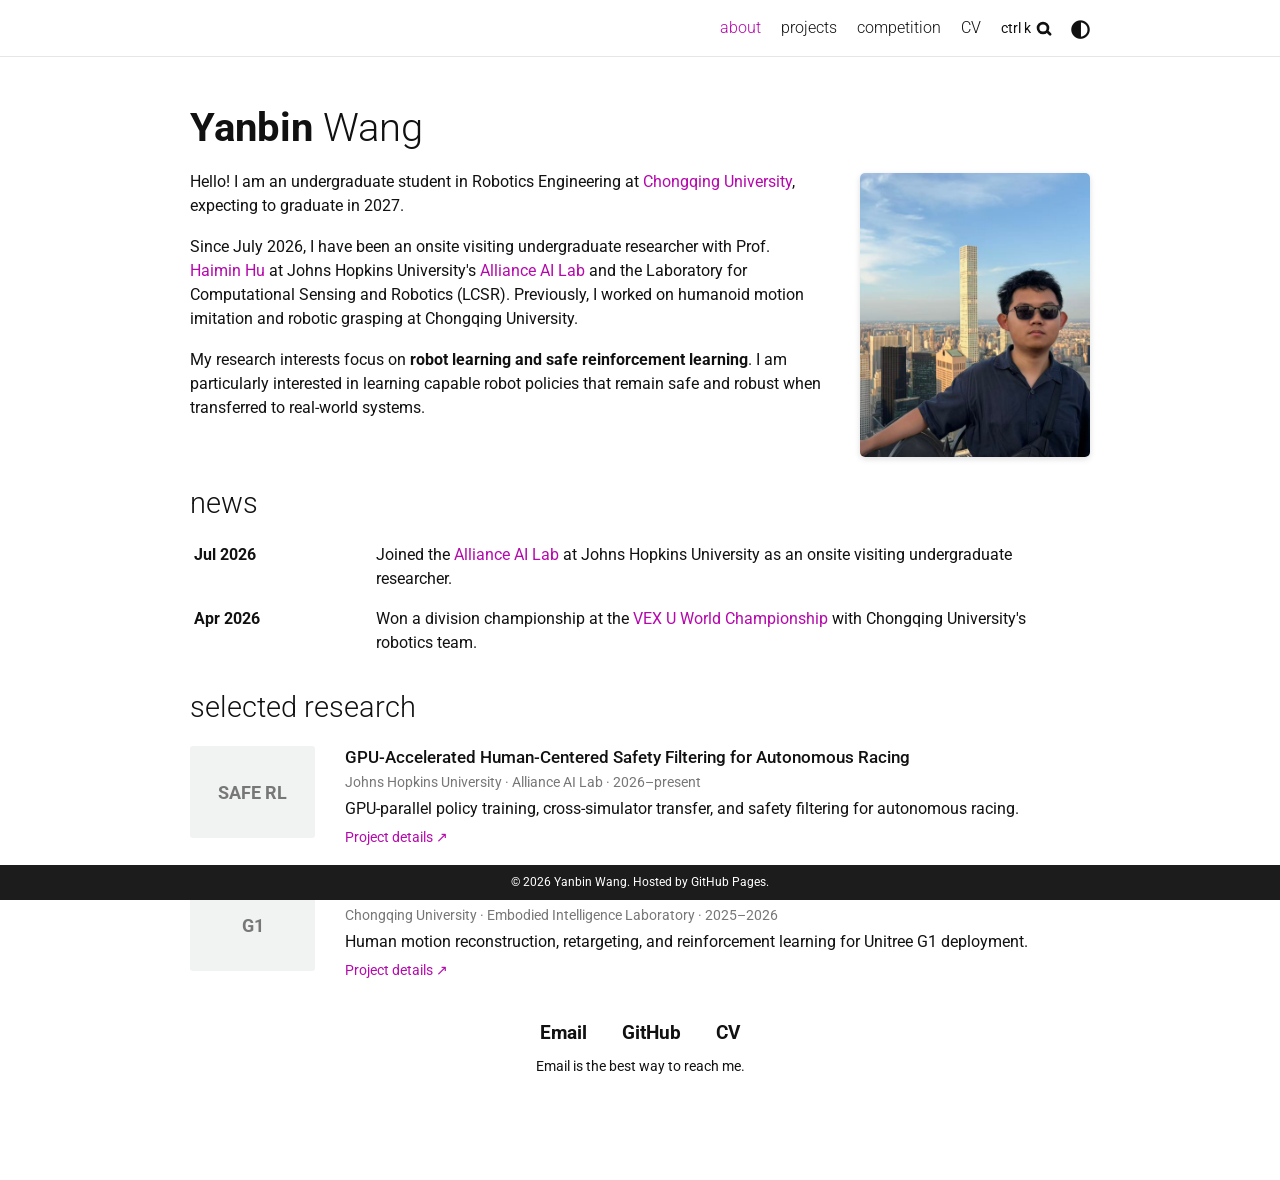
<file: index.html>
<!doctype html>
<html lang="en">
<head>
  <meta charset="utf-8">
  <meta name="viewport" content="width=device-width, initial-scale=1">
  <meta name="description" content="Yanbin Wang is a robotics engineering student interested in robot learning and safe reinforcement learning.">
  <meta name="theme-color" content="#ffffff">
  <title>Yanbin Wang</title>
  <link rel="icon" type="image/svg+xml" href="data:image/svg+xml,%3Csvg xmlns='http://www.w3.org/2000/svg' viewBox='0 0 64 64'%3E%3Crect width='64' height='64' fill='%23fff'/%3E%3Ctext x='32' y='45' text-anchor='middle' font-family='Arial' font-size='38' font-weight='700' fill='%23b509ac'%3EYW%3C/text%3E%3C/svg%3E">
  <link rel="stylesheet" href="styles.css">
  <script defer src="script.js"></script>
</head>
<body class="home-page" data-root=".">
  <header class="site-header">
    <div class="nav-wrap">
      <a class="brand" href="index.html" aria-label="Yanbin Wang home"><strong>Yanbin</strong> Wang</a>
      <nav class="site-nav" aria-label="Main navigation">
        <a class="active" aria-current="page" href="index.html">about</a>
        <a href="projects/index.html">projects</a>
        <a href="competition/index.html">competition</a>
        <a href="cv/index.html">CV</a>
        <button class="nav-tool search-trigger" type="button" aria-label="Search site" title="Search (Ctrl+K)"><span class="shortcut">ctrl k</span><span class="search-glyph" aria-hidden="true"></span></button>
        <button class="nav-tool theme-toggle" type="button" aria-label="Switch to dark mode" title="Toggle dark mode">◐</button>
      </nav>
    </div>
  </header>

  <main class="container home-content">
    <section class="bio" aria-labelledby="person-name">
      <div class="bio-copy">
        <h1 id="person-name"><strong>Yanbin</strong> Wang</h1>
        <p>Hello! I am an undergraduate student in Robotics Engineering at <a href="https://www.cqu.edu.cn/" target="_blank" rel="noopener noreferrer">Chongqing University</a>, expecting to graduate in 2027.</p>
        <p>Since July 2026, I have been an onsite visiting undergraduate researcher with Prof. <a href="https://haiminhu.org/" target="_blank" rel="noopener noreferrer">Haimin Hu</a> at Johns Hopkins University's <a href="https://alliance-ai.cs.jhu.edu/" target="_blank" rel="noopener noreferrer">Alliance AI Lab</a> and the Laboratory for Computational Sensing and Robotics (LCSR). Previously, I worked on humanoid motion imitation and robotic grasping at Chongqing University.</p>
        <p>My research interests focus on <strong>robot learning and safe reinforcement learning</strong>. I am particularly interested in learning capable robot policies that remain safe and robust when transferred to real-world systems.</p>
      </div>
      <img class="profile-photo" src="assets/profile.jpg" width="250" height="300" alt="Yanbin Wang in New York City">
    </section>

    <section class="home-section news-section" aria-labelledby="news-title">
      <h2 id="news-title">news</h2>
      <div class="news-item"><time datetime="2026-07">Jul 2026</time><p>Joined the <a href="https://alliance-ai.cs.jhu.edu/" target="_blank" rel="noopener noreferrer">Alliance AI Lab</a> at Johns Hopkins University as an onsite visiting undergraduate researcher.</p></div>
      <div class="news-item"><time datetime="2026-04">Apr 2026</time><p>Won a division championship at the <a href="competition/index.html">VEX U World Championship</a> with Chongqing University's robotics team.</p></div>
    </section>

    <section class="home-section selected-section" aria-labelledby="selected-title">
      <h2 id="selected-title">selected research</h2>
      <article class="selected-item">
        <div class="selected-thumb selected-thumb--text"><span>SAFE RL</span></div>
        <div>
          <h3>GPU-Accelerated Human-Centered Safety Filtering for Autonomous Racing</h3>
          <p>Johns Hopkins University · Alliance AI Lab · 2026–present</p>
          <p>GPU-parallel policy training, cross-simulator transfer, and safety filtering for autonomous racing.</p>
          <a class="small-link" href="projects/safe-rl.html" target="_blank" rel="noopener" aria-label="View the autonomous racing project (opens in a new tab)">Project details ↗</a>
        </div>
      </article>
      <article class="selected-item">
        <div class="selected-thumb selected-thumb--text"><span>G1</span></div>
        <div>
          <h3>Vision-Based Humanoid Motion Imitation from Monocular Videos</h3>
          <p>Chongqing University · Embodied Intelligence Laboratory · 2025–2026</p>
          <p>Human motion reconstruction, retargeting, and reinforcement learning for Unitree G1 deployment.</p>
          <a class="small-link" href="projects/humanoid.html" target="_blank" rel="noopener" aria-label="View the humanoid motion imitation project (opens in a new tab)">Project details ↗</a>
        </div>
      </article>
    </section>

    <div class="contact-links" aria-label="Contact links">
      <a href="mailto:20235308@stu.cqu.edu.cn">Email</a>
      <a href="https://github.com/wybhujk" target="_blank" rel="noopener noreferrer">GitHub</a>
      <a href="cv/index.html">CV</a>
    </div>
    <p class="contact-caption">Email is the best way to reach me.</p>
  </main>

  <footer class="site-footer">© <span class="year">2026</span> Yanbin Wang. Hosted by GitHub Pages.</footer>
</body>
</html>
</file>
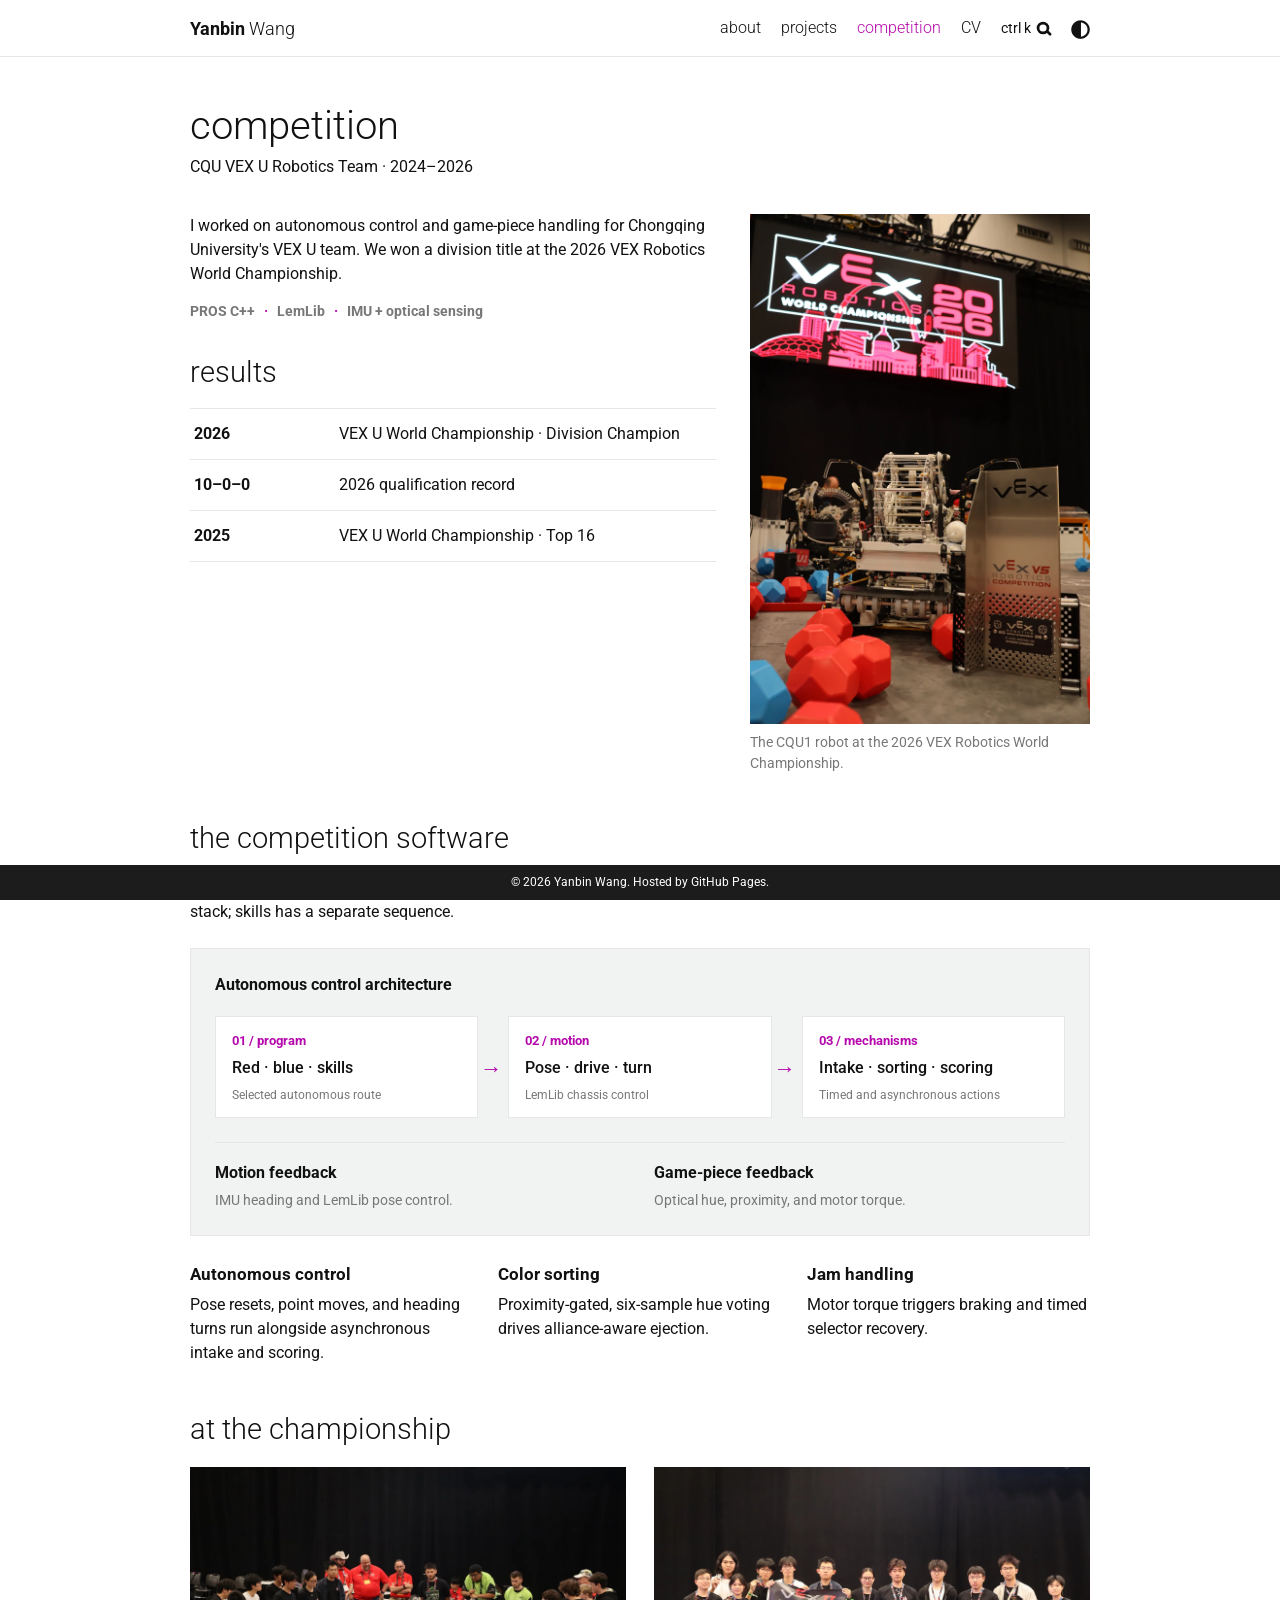
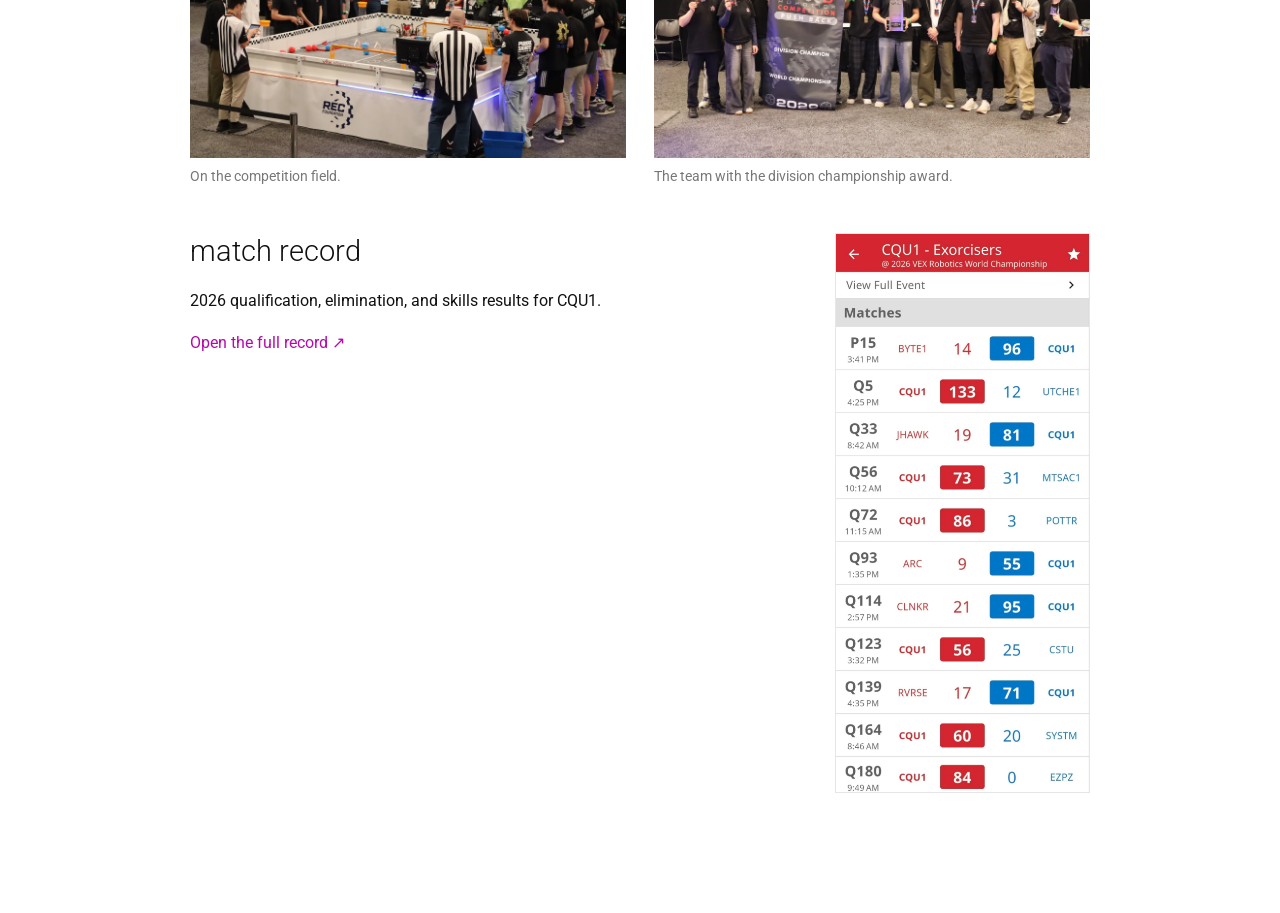
<file: competition/index.html>
<!doctype html>
<html lang="en">
<head>
  <meta charset="utf-8">
  <meta name="viewport" content="width=device-width, initial-scale=1">
  <meta name="description" content="Yanbin Wang's VEX U robotics competition experience, autonomous control software, and 2026 World Championship division title.">
  <meta name="theme-color" content="#ffffff">
  <title>competition | Yanbin Wang</title>
  <link rel="icon" type="image/svg+xml" href="data:image/svg+xml,%3Csvg xmlns='http://www.w3.org/2000/svg' viewBox='0 0 64 64'%3E%3Crect width='64' height='64' fill='%23fff'/%3E%3Ctext x='32' y='45' text-anchor='middle' font-family='Arial' font-size='38' font-weight='700' fill='%23b509ac'%3EYW%3C/text%3E%3C/svg%3E">
  <link rel="stylesheet" href="../styles.css">
  <script defer src="../script.js"></script>
</head>
<body data-root="..">
  <header class="site-header"><div class="nav-wrap">
    <a class="brand" href="../index.html" aria-label="Yanbin Wang home"><strong>Yanbin</strong> Wang</a>
    <nav class="site-nav" aria-label="Main navigation">
      <a href="../index.html">about</a><a href="../projects/index.html">projects</a><a class="active" aria-current="page" href="index.html">competition</a><a href="../cv/index.html">CV</a>
      <button class="nav-tool search-trigger" type="button" aria-label="Search site" title="Search (Ctrl+K)"><span class="shortcut">ctrl k</span><span class="search-glyph" aria-hidden="true"></span></button>
      <button class="nav-tool theme-toggle" type="button" aria-label="Switch to dark mode" title="Toggle dark mode">◐</button>
    </nav>
  </div></header>

  <main class="container subpage competition-page">
    <h1>competition</h1>
    <p class="page-subtitle">CQU VEX U Robotics Team · 2024–2026</p>

    <div class="competition-opening">
      <div class="competition-intro">
        <p>I worked on autonomous control and game-piece handling for Chongqing University's VEX U team. We won a division title at the 2026 VEX Robotics World Championship.</p>
        <p class="competition-techline">PROS C++ <span>·</span> LemLib <span>·</span> IMU + optical sensing</p>
        <section class="competition-highlights" aria-labelledby="outcomes-title">
          <h2 id="outcomes-title">results</h2>
          <div class="competition-results">
            <div><strong>2026</strong><span>VEX U World Championship · Division Champion</span></div>
            <div><strong>10–0–0</strong><span>2026 qualification record</span></div>
            <div><strong>2025</strong><span>VEX U World Championship · Top 16</span></div>
          </div>
        </section>
      </div>
      <figure class="competition-lead">
        <img src="../assets/vex-robot.webp" width="1400" height="2100" alt="CQU VEX U robot on the field at the 2026 VEX Robotics World Championship">
        <figcaption>The CQU1 robot at the 2026 VEX Robotics World Championship.</figcaption>
      </figure>
    </div>

    <section class="competition-section" aria-labelledby="software-title">
      <h2 id="software-title">the competition software</h2>
      <p>The autonomous code coordinates pose-based motion with intake and scoring. Red and blue match routes share the control stack; skills has a separate sequence.</p>
      <div class="competition-flow" aria-label="Autonomous software architecture from route selection through motion and mechanism control, with sensor feedback">
        <div class="flow-heading">Autonomous control architecture</div>
        <ol class="flow-row">
          <li><span class="flow-label">01 / program</span><strong>Red · blue · skills</strong><small>Selected autonomous route</small></li>
          <li><span class="flow-label">02 / motion</span><strong>Pose · drive · turn</strong><small>LemLib chassis control</small></li>
          <li><span class="flow-label">03 / mechanisms</span><strong>Intake · sorting · scoring</strong><small>Timed and asynchronous actions</small></li>
        </ol>
        <div class="flow-branches">
          <div><span>Motion feedback</span><p>IMU heading and LemLib pose control.</p></div>
          <div><span>Game-piece feedback</span><p>Optical hue, proximity, and motor torque.</p></div>
        </div>
      </div>
      <div class="competition-notes">
        <article><h3>Autonomous control</h3><p>Pose resets, point moves, and heading turns run alongside asynchronous intake and scoring.</p></article>
        <article><h3>Color sorting</h3><p>Proximity-gated, six-sample hue voting drives alliance-aware ejection.</p></article>
        <article><h3>Jam handling</h3><p>Motor torque triggers braking and timed selector recovery.</p></article>
      </div>
    </section>

    <section class="competition-section" aria-labelledby="gallery-title">
      <h2 id="gallery-title">at the championship</h2>
      <div class="competition-gallery">
        <figure><a href="../assets/vex-match.webp" target="_blank" rel="noopener noreferrer"><img src="../assets/vex-match.webp" width="1800" height="1200" alt="Teams gathered around the VEX U field during a match"></a><figcaption>On the competition field.</figcaption></figure>
        <figure><a href="../assets/vex-team.webp" target="_blank" rel="noopener noreferrer"><img src="../assets/vex-team.webp" width="1800" height="1198" alt="CQU VEX U team holding the 2026 division championship banner and award"></a><figcaption>The team with the division championship award.</figcaption></figure>
      </div>
    </section>

    <section class="competition-section record-section" aria-labelledby="record-title">
      <div>
        <h2 id="record-title">match record</h2>
        <p>2026 qualification, elimination, and skills results for CQU1.</p>
        <p><a href="../assets/vex-results.webp" target="_blank" rel="noopener noreferrer">Open the full record ↗</a></p>
      </div>
      <a class="record-image" href="../assets/vex-results.webp" target="_blank" rel="noopener noreferrer" aria-label="Open the full VEX U event record image"><img src="../assets/vex-results.webp" width="1000" height="4011" alt="CQU1 2026 VEX Robotics World Championship match and skills results"></a>
    </section>
  </main>
  <footer class="site-footer">© <span class="year">2026</span> Yanbin Wang. Hosted by GitHub Pages.</footer>
</body>
</html>
</file>
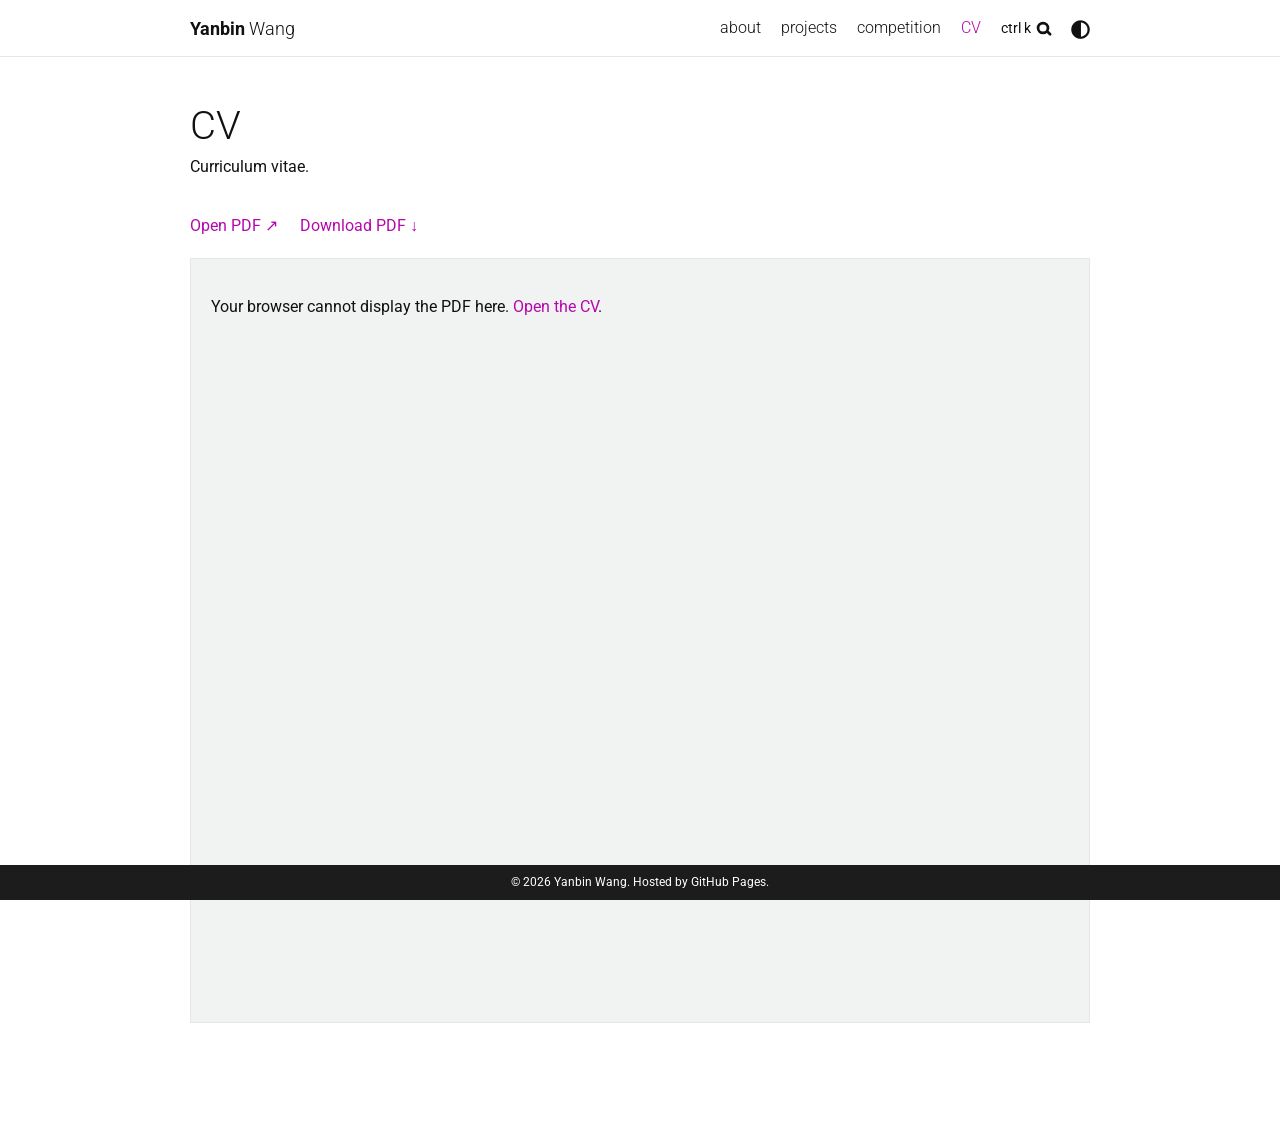
<file: cv/index.html>
<!doctype html>
<html lang="en">
<head>
  <meta charset="utf-8">
  <meta name="viewport" content="width=device-width, initial-scale=1">
  <meta name="description" content="Curriculum vitae of Yanbin Wang.">
  <meta name="theme-color" content="#ffffff">
  <title>CV | Yanbin Wang</title>
  <link rel="icon" type="image/svg+xml" href="data:image/svg+xml,%3Csvg xmlns='http://www.w3.org/2000/svg' viewBox='0 0 64 64'%3E%3Crect width='64' height='64' fill='%23fff'/%3E%3Ctext x='32' y='45' text-anchor='middle' font-family='Arial' font-size='38' font-weight='700' fill='%23b509ac'%3EYW%3C/text%3E%3C/svg%3E">
  <link rel="stylesheet" href="../styles.css">
  <script defer src="../script.js"></script>
</head>
<body data-root="..">
  <header class="site-header"><div class="nav-wrap">
    <a class="brand" href="../index.html" aria-label="Yanbin Wang home"><strong>Yanbin</strong> Wang</a>
    <nav class="site-nav" aria-label="Main navigation">
      <a href="../index.html">about</a><a href="../projects/index.html">projects</a><a href="../competition/index.html">competition</a><a class="active" aria-current="page" href="index.html">CV</a>
      <button class="nav-tool search-trigger" type="button" aria-label="Search site" title="Search (Ctrl+K)"><span class="shortcut">ctrl k</span><span class="search-glyph" aria-hidden="true"></span></button>
      <button class="nav-tool theme-toggle" type="button" aria-label="Switch to dark mode" title="Toggle dark mode">◐</button>
    </nav>
  </div></header>
  <main class="container subpage cv-page">
    <h1>CV</h1>
    <p class="page-subtitle">Curriculum vitae.</p>
    <div class="cv-actions"><a href="../assets/Yanbin_Wang_PhD_CV.pdf" target="_blank" rel="noopener noreferrer">Open PDF ↗</a><a href="../assets/Yanbin_Wang_PhD_CV.pdf" download>Download PDF ↓</a></div>
    <object class="cv-document" data="../assets/Yanbin_Wang_PhD_CV.pdf#view=FitH" type="application/pdf" aria-label="Yanbin Wang curriculum vitae PDF">
      <p>Your browser cannot display the PDF here. <a href="../assets/Yanbin_Wang_PhD_CV.pdf">Open the CV</a>.</p>
    </object>
  </main>
  <footer class="site-footer">© <span class="year">2026</span> Yanbin Wang. Hosted by GitHub Pages.</footer>
</body>
</html>
</file>
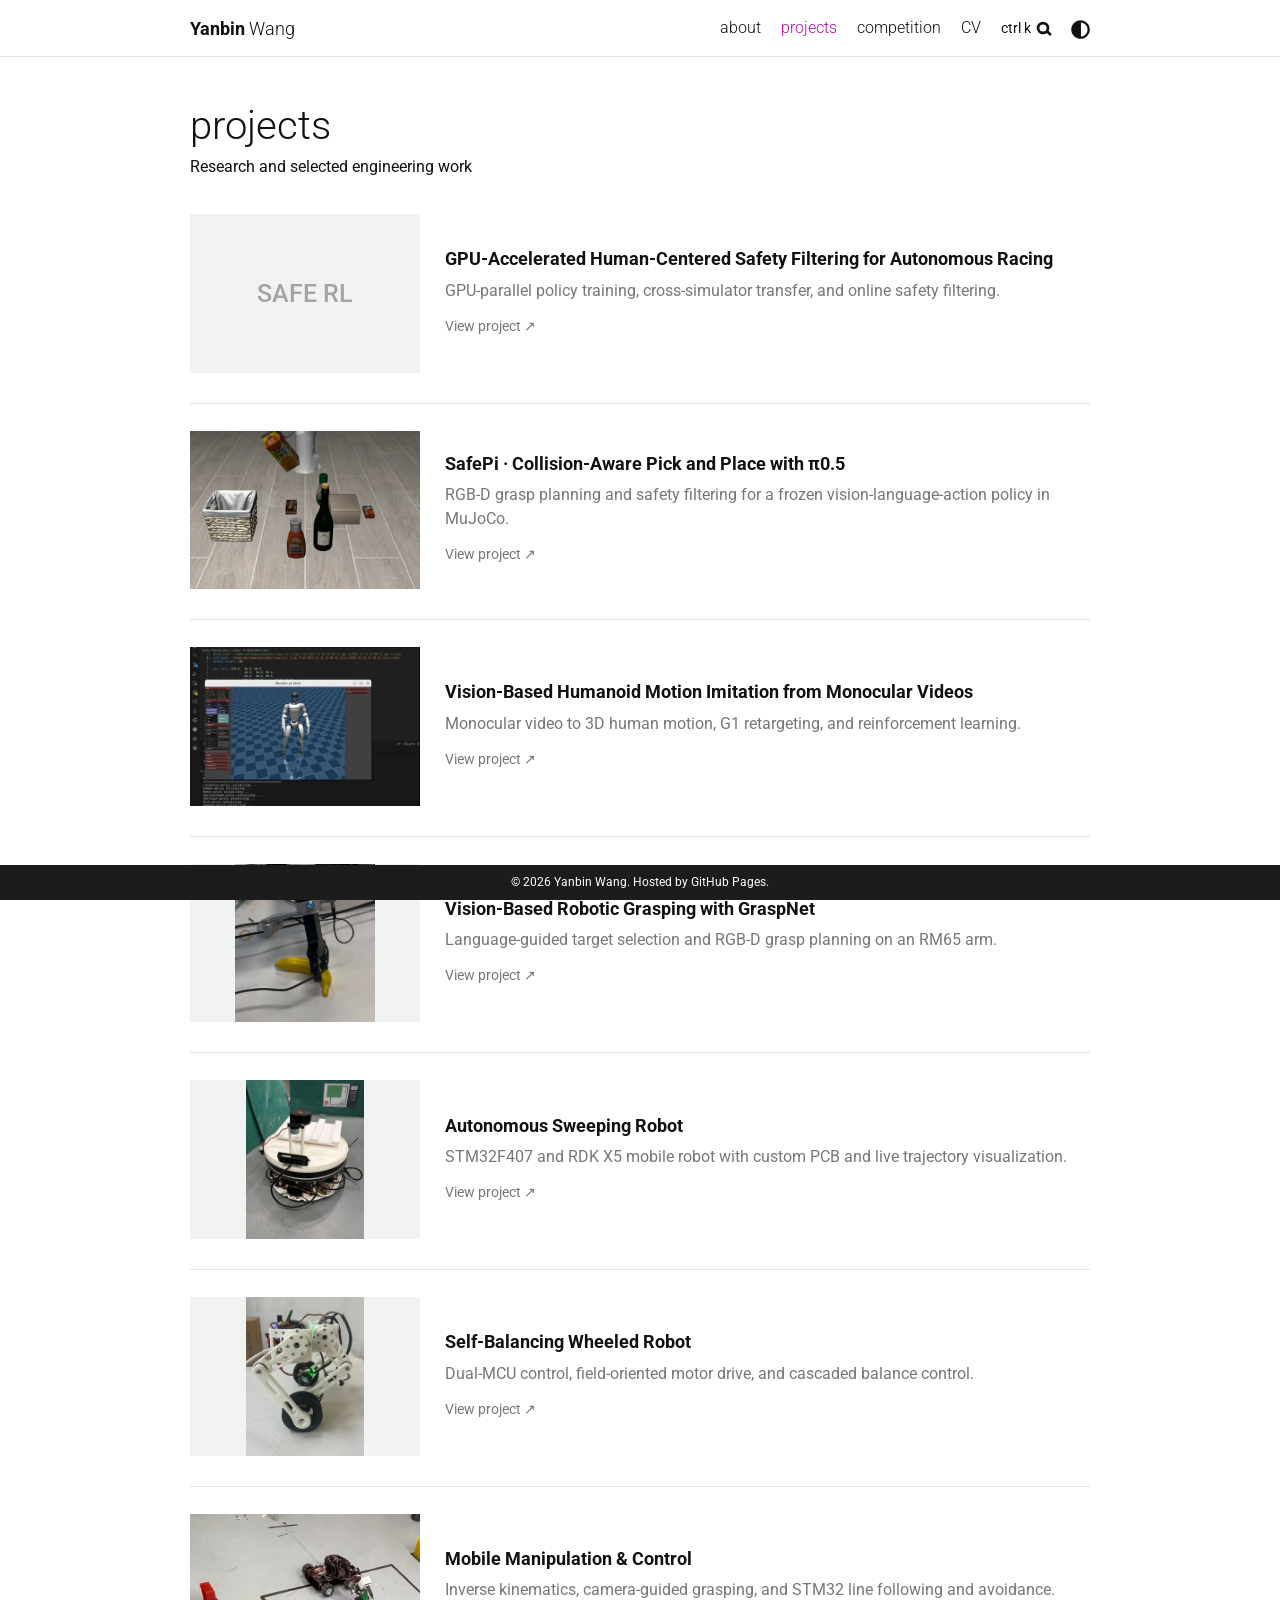
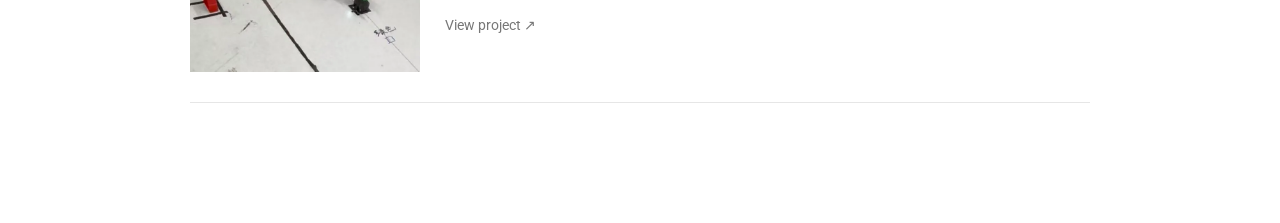
<file: projects/index.html>
<!doctype html>
<html lang="en">
<head>
  <meta charset="utf-8">
  <meta name="viewport" content="width=device-width, initial-scale=1">
  <meta name="description" content="Robotics and robot learning projects by Yanbin Wang.">
  <meta name="theme-color" content="#ffffff">
  <title>projects | Yanbin Wang</title>
  <link rel="icon" type="image/svg+xml" href="data:image/svg+xml,%3Csvg xmlns='http://www.w3.org/2000/svg' viewBox='0 0 64 64'%3E%3Crect width='64' height='64' fill='%23fff'/%3E%3Ctext x='32' y='45' text-anchor='middle' font-family='Arial' font-size='38' font-weight='700' fill='%23b509ac'%3EYW%3C/text%3E%3C/svg%3E">
  <link rel="stylesheet" href="../styles.css">
  <script defer src="../script.js"></script>
</head>
<body data-root="..">
  <header class="site-header"><div class="nav-wrap">
    <a class="brand" href="../index.html" aria-label="Yanbin Wang home"><strong>Yanbin</strong> Wang</a>
    <nav class="site-nav" aria-label="Main navigation">
      <a href="../index.html">about</a><a class="active" aria-current="page" href="index.html">projects</a><a href="../competition/index.html">competition</a><a href="../cv/index.html">CV</a>
      <button class="nav-tool search-trigger" type="button" aria-label="Search site" title="Search (Ctrl+K)"><span class="shortcut">ctrl k</span><span class="search-glyph" aria-hidden="true"></span></button>
      <button class="nav-tool theme-toggle" type="button" aria-label="Switch to dark mode" title="Toggle dark mode">◐</button>
    </nav>
  </div></header>
  <main class="container subpage projects-page">
    <h1>projects</h1>
    <p class="page-subtitle">Research and selected engineering work</p>
    <div class="project-grid">
      <article class="project-card" id="safe-rl">
        <div class="project-media project-media--letter" aria-hidden="true"><span>SAFE RL</span></div>
        <div class="project-content">
          <h2>GPU-Accelerated Human-Centered Safety Filtering for Autonomous Racing</h2>
          <p>GPU-parallel policy training, cross-simulator transfer, and online safety filtering.</p>
          <a class="project-more" href="safe-rl.html" target="_blank" rel="noopener" aria-label="View GPU-Accelerated Human-Centered Safety Filtering for Autonomous Racing (opens in a new tab)">View project ↗</a>
        </div>
      </article>
      <article class="project-card" id="safepi">
        <div class="project-media project-media--photo"><img src="../assets/safepi/thumbnail.webp" width="640" height="640" loading="lazy" alt="Simulated Franka Panda carrying an orange juice carton beside a bottle"></div>
        <div class="project-content">
          <h2>SafePi · Collision-Aware Pick and Place with π0.5</h2>
          <p>RGB-D grasp planning and safety filtering for a frozen vision-language-action policy in MuJoCo.</p>
          <a class="project-more" href="safepi.html" target="_blank" rel="noopener" aria-label="View SafePi · Collision-Aware Pick and Place with π0.5 (opens in a new tab)">View project ↗</a>
        </div>
      </article>
      <article class="project-card" id="humanoid">
        <div class="project-media project-media--photo"><img src="../assets/g1-simulation.webp" width="976" height="720" alt="Unitree G1 motion imitation policy running in simulation"></div>
        <div class="project-content">
          <h2>Vision-Based Humanoid Motion Imitation from Monocular Videos</h2>
          <p>Monocular video to 3D human motion, G1 retargeting, and reinforcement learning.</p>
          <a class="project-more" href="humanoid.html" target="_blank" rel="noopener" aria-label="View Vision-Based Humanoid Motion Imitation from Monocular Videos (opens in a new tab)">View project ↗</a>
        </div>
      </article>
      <article class="project-card" id="grasping">
        <div class="project-media project-media--photo project-media--portrait"><img src="../assets/grasp-robot.webp" width="1179" height="1334" alt="RM65 robot arm grasping a banana in a tabletop test"></div>
        <div class="project-content">
          <h2>Vision-Based Robotic Grasping with GraspNet</h2>
          <p>Language-guided target selection and RGB-D grasp planning on an RM65 arm.</p>
          <a class="project-more" href="grasping.html" target="_blank" rel="noopener" aria-label="View Vision-Based Robotic Grasping with GraspNet (opens in a new tab)">View project ↗</a>
        </div>
      </article>
      <article class="project-card" id="sweeper">
        <div class="project-media project-media--photo project-media--portrait"><img src="../assets/sweeper.webp" width="1050" height="1400" alt="Autonomous sweeping robot prototype with electronics and sensor hardware"></div>
        <div class="project-content">
          <h2>Autonomous Sweeping Robot</h2>
          <p>STM32F407 and RDK X5 mobile robot with custom PCB and live trajectory visualization.</p>
          <a class="project-more" href="sweeper.html" target="_blank" rel="noopener" aria-label="View Autonomous Sweeping Robot (opens in a new tab)">View project ↗</a>
        </div>
      </article>
      <article class="project-card" id="balancing">
        <div class="project-media project-media--photo project-media--portrait"><img src="../assets/self-balancing.webp" width="1050" height="1400" alt="Two-wheeled self-balancing robot prototype"></div>
        <div class="project-content">
          <h2>Self-Balancing Wheeled Robot</h2>
          <p>Dual-MCU control, field-oriented motor drive, and cascaded balance control.</p>
          <a class="project-more" href="balancing.html" target="_blank" rel="noopener" aria-label="View Self-Balancing Wheeled Robot (opens in a new tab)">View project ↗</a>
        </div>
      </article>
      <article class="project-card" id="mobile-manipulation">
        <div class="project-media project-media--photo"><img src="../assets/mobile-manipulation.webp" width="850" height="454" alt="Mobile robot testing object manipulation and navigation on a marked course"></div>
        <div class="project-content">
          <h2>Mobile Manipulation &amp; Control</h2>
          <p>Inverse kinematics, camera-guided grasping, and STM32 line following and avoidance.</p>
          <a class="project-more" href="mobile-manipulation.html" target="_blank" rel="noopener" aria-label="View Mobile Manipulation &amp; Control (opens in a new tab)">View project ↗</a>
        </div>
      </article>
    </div>
  </main>
  <footer class="site-footer">© <span class="year">2026</span> Yanbin Wang. Hosted by GitHub Pages.</footer>
</body>
</html>
</file>
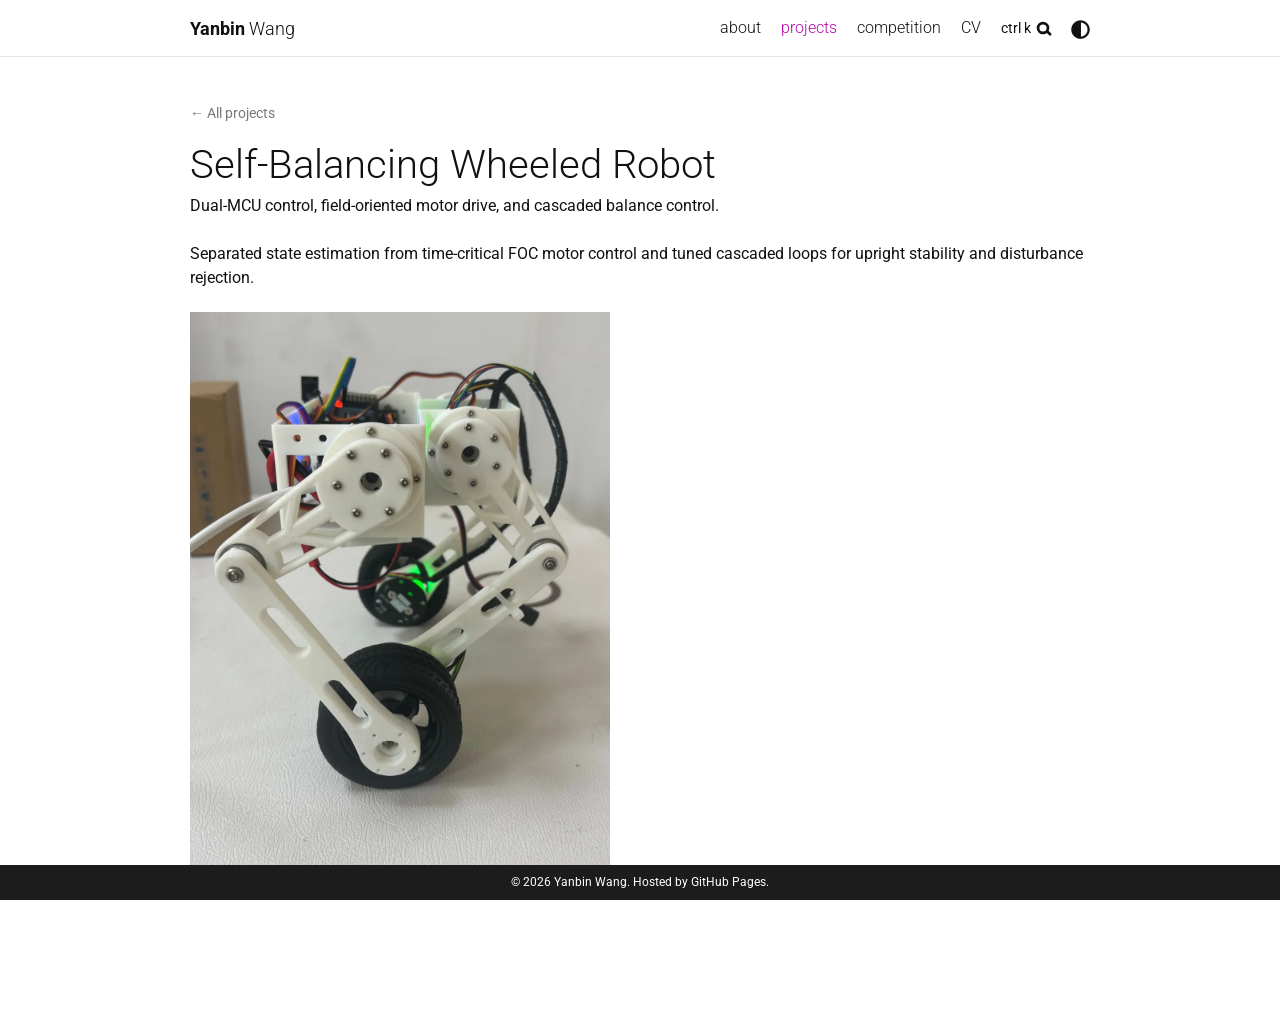
<file: projects/balancing.html>
<!doctype html>
<html lang="en">
<head>
  <meta charset="utf-8">
  <meta name="viewport" content="width=device-width, initial-scale=1">
  <meta name="description" content="Dual-MCU control, field-oriented motor drive, and cascaded balance control.">
  <meta name="theme-color" content="#ffffff">
  <title>Self-Balancing Wheeled Robot | Yanbin Wang</title>
  <link rel="icon" type="image/svg+xml" href="data:image/svg+xml,%3Csvg xmlns='http://www.w3.org/2000/svg' viewBox='0 0 64 64'%3E%3Crect width='64' height='64' fill='%23fff'/%3E%3Ctext x='32' y='45' text-anchor='middle' font-family='Arial' font-size='38' font-weight='700' fill='%23b509ac'%3EYW%3C/text%3E%3C/svg%3E">
  <link rel="stylesheet" href="../styles.css">
  <script defer src="../script.js"></script>
</head>
<body data-root="..">
  <header class="site-header"><div class="nav-wrap">
    <a class="brand" href="../index.html" aria-label="Yanbin Wang home"><strong>Yanbin</strong> Wang</a>
    <nav class="site-nav" aria-label="Main navigation">
      <a href="../index.html">about</a><a class="active" aria-current="location" href="index.html">projects</a><a href="../competition/index.html">competition</a><a href="../cv/index.html">CV</a>
      <button class="nav-tool search-trigger" type="button" aria-label="Search site" title="Search (Ctrl+K)"><span class="shortcut">ctrl k</span><span class="search-glyph" aria-hidden="true"></span></button>
      <button class="nav-tool theme-toggle" type="button" aria-label="Switch to dark mode" title="Toggle dark mode">◐</button>
    </nav>
  </div></header>
  <main class="container subpage project-page">
    <a class="project-back" href="index.html">← All projects</a>
    <h1>Self-Balancing Wheeled Robot</h1>
    <p class="page-subtitle project-summary">Dual-MCU control, field-oriented motor drive, and cascaded balance control.</p>
    <p>Separated state estimation from time-critical FOC motor control and tuned cascaded loops for upright stability and disturbance rejection.</p>
    <figure class="project-wide-figure project-lead-photo"><img src="../assets/self-balancing.webp" width="1050" height="1400" alt="Two-wheeled self-balancing robot prototype"></figure>
  </main>
  <footer class="site-footer">© <span class="year">2026</span> Yanbin Wang. Hosted by GitHub Pages.</footer>
</body>
</html>
</file>
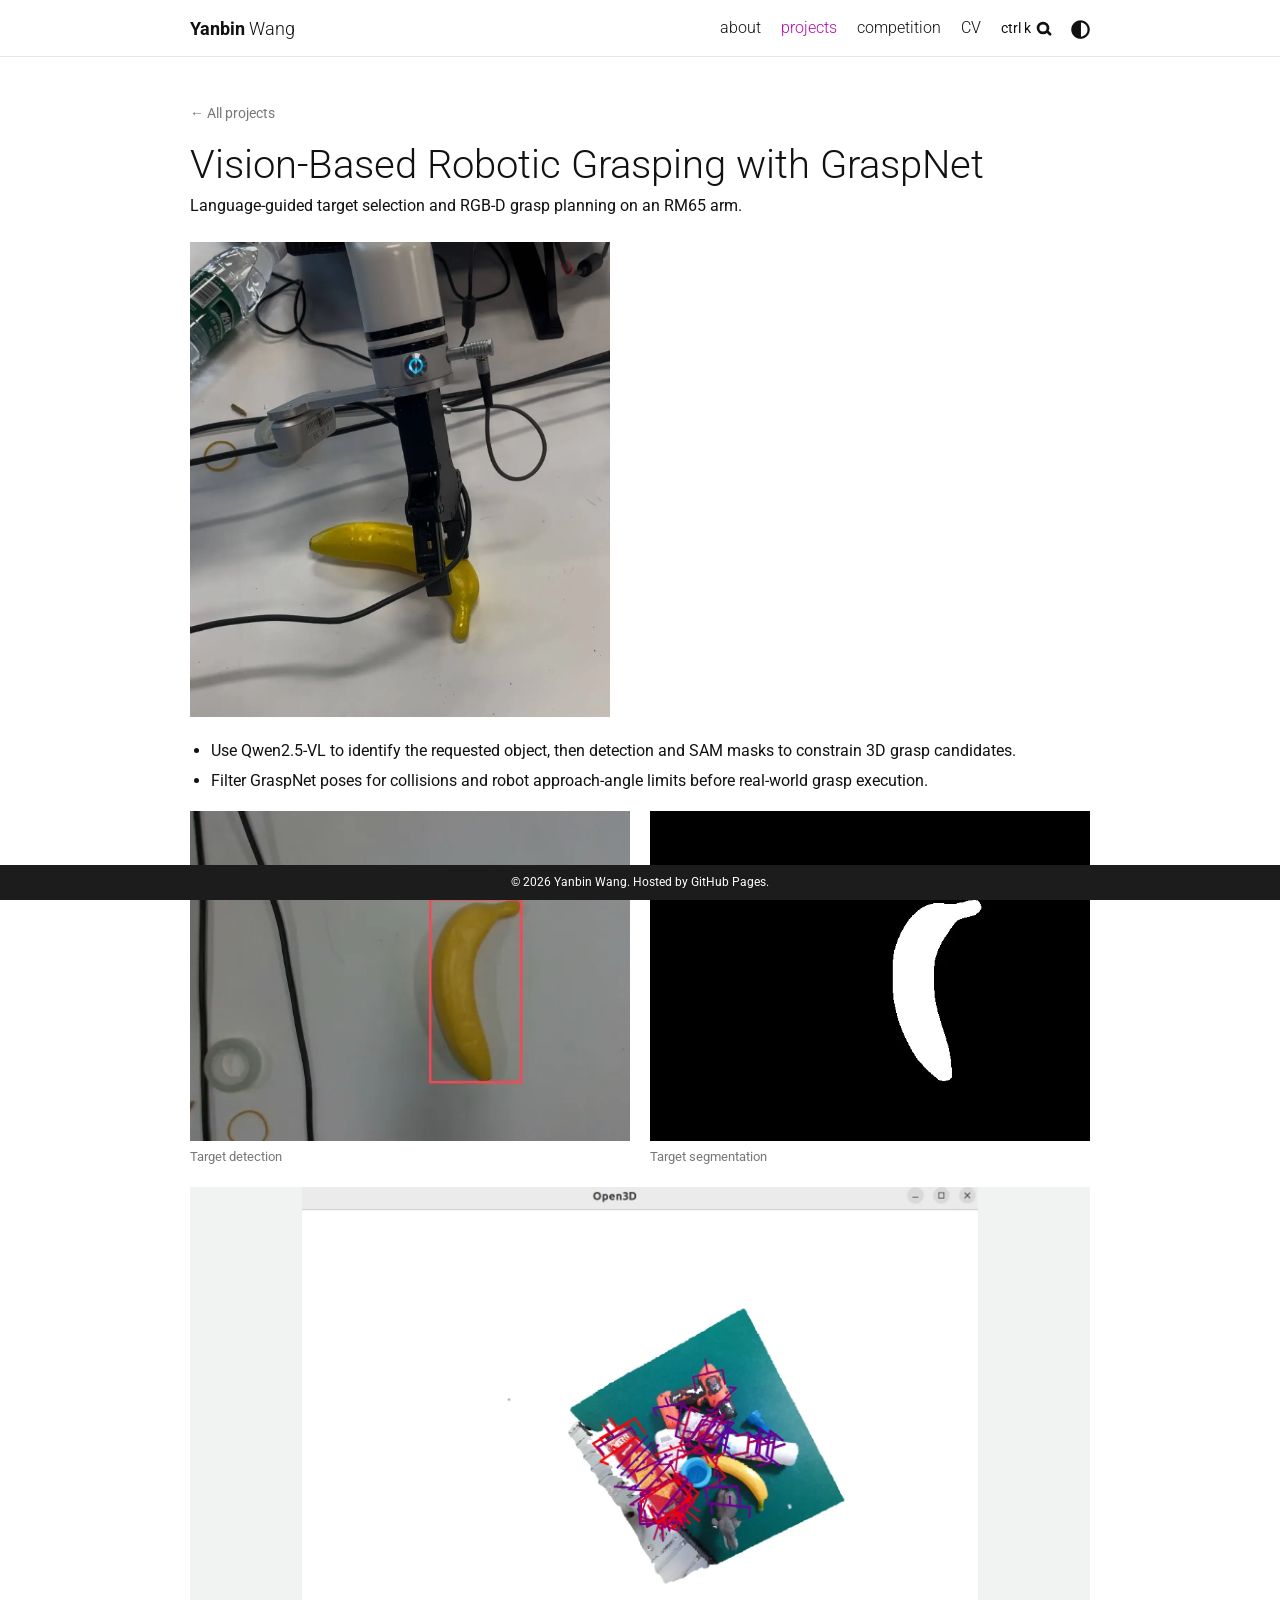
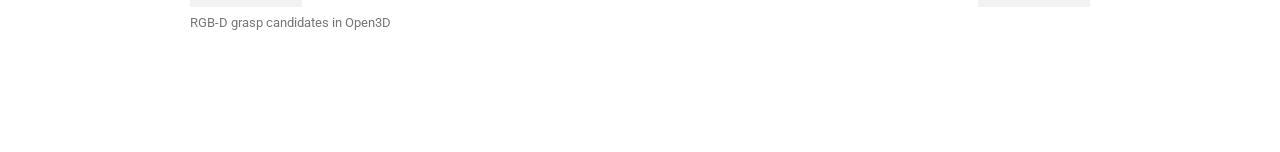
<file: projects/grasping.html>
<!doctype html>
<html lang="en">
<head>
  <meta charset="utf-8">
  <meta name="viewport" content="width=device-width, initial-scale=1">
  <meta name="description" content="Language-guided target selection and RGB-D grasp planning on an RM65 arm.">
  <meta name="theme-color" content="#ffffff">
  <title>Vision-Based Robotic Grasping with GraspNet | Yanbin Wang</title>
  <link rel="icon" type="image/svg+xml" href="data:image/svg+xml,%3Csvg xmlns='http://www.w3.org/2000/svg' viewBox='0 0 64 64'%3E%3Crect width='64' height='64' fill='%23fff'/%3E%3Ctext x='32' y='45' text-anchor='middle' font-family='Arial' font-size='38' font-weight='700' fill='%23b509ac'%3EYW%3C/text%3E%3C/svg%3E">
  <link rel="stylesheet" href="../styles.css">
  <script defer src="../script.js"></script>
</head>
<body data-root="..">
  <header class="site-header"><div class="nav-wrap">
    <a class="brand" href="../index.html" aria-label="Yanbin Wang home"><strong>Yanbin</strong> Wang</a>
    <nav class="site-nav" aria-label="Main navigation">
      <a href="../index.html">about</a><a class="active" aria-current="location" href="index.html">projects</a><a href="../competition/index.html">competition</a><a href="../cv/index.html">CV</a>
      <button class="nav-tool search-trigger" type="button" aria-label="Search site" title="Search (Ctrl+K)"><span class="shortcut">ctrl k</span><span class="search-glyph" aria-hidden="true"></span></button>
      <button class="nav-tool theme-toggle" type="button" aria-label="Switch to dark mode" title="Toggle dark mode">◐</button>
    </nav>
  </div></header>
  <main class="container subpage project-page">
    <a class="project-back" href="index.html">← All projects</a>
    <h1>Vision-Based Robotic Grasping with GraspNet</h1>
    <p class="page-subtitle project-summary">Language-guided target selection and RGB-D grasp planning on an RM65 arm.</p>
    <figure class="project-wide-figure project-lead-photo"><img src="../assets/grasp-robot.webp" width="1179" height="1334" alt="RM65 robot arm grasping a banana in a tabletop test"></figure>
    <ul class="project-points">
      <li>Use Qwen2.5-VL to identify the requested object, then detection and SAM masks to constrain 3D grasp candidates.</li>
      <li>Filter GraspNet poses for collisions and robot approach-angle limits before real-world grasp execution.</li>
    </ul>
    <div class="project-gallery project-gallery--grasp">
      <figure><img src="../assets/grasp-detection.webp" width="640" height="480" alt="Detected banana with bounding box"><figcaption>Target detection</figcaption></figure>
      <figure><img src="../assets/grasp-mask.webp" width="640" height="480" alt="Segmentation mask of the target banana"><figcaption>Target segmentation</figcaption></figure>
      <figure class="project-gallery-wide"><a href="../assets/grasp-pointcloud.webp" target="_blank" rel="noopener noreferrer"><img src="../assets/grasp-pointcloud.webp" width="1400" height="869" alt="RGB-D point cloud and grasp candidates shown in Open3D"></a><figcaption>RGB-D grasp candidates in Open3D</figcaption></figure>
    </div>
  </main>
  <footer class="site-footer">© <span class="year">2026</span> Yanbin Wang. Hosted by GitHub Pages.</footer>
</body>
</html>
</file>
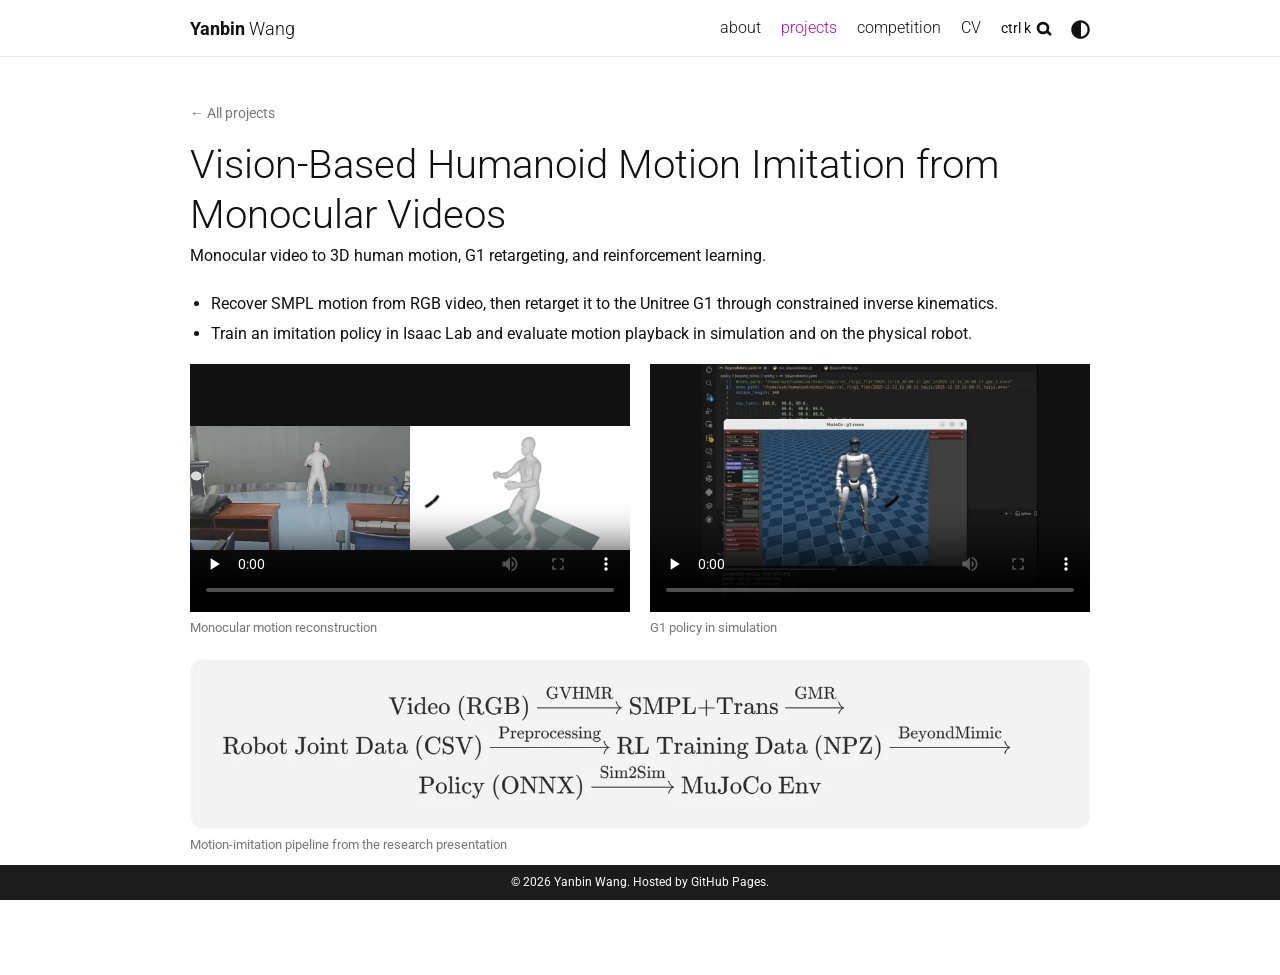
<file: projects/humanoid.html>
<!doctype html>
<html lang="en">
<head>
  <meta charset="utf-8">
  <meta name="viewport" content="width=device-width, initial-scale=1">
  <meta name="description" content="Monocular video to 3D human motion, G1 retargeting, and reinforcement learning.">
  <meta name="theme-color" content="#ffffff">
  <title>Vision-Based Humanoid Motion Imitation from Monocular Videos | Yanbin Wang</title>
  <link rel="icon" type="image/svg+xml" href="data:image/svg+xml,%3Csvg xmlns='http://www.w3.org/2000/svg' viewBox='0 0 64 64'%3E%3Crect width='64' height='64' fill='%23fff'/%3E%3Ctext x='32' y='45' text-anchor='middle' font-family='Arial' font-size='38' font-weight='700' fill='%23b509ac'%3EYW%3C/text%3E%3C/svg%3E">
  <link rel="stylesheet" href="../styles.css">
  <script defer src="../script.js"></script>
</head>
<body data-root="..">
  <header class="site-header"><div class="nav-wrap">
    <a class="brand" href="../index.html" aria-label="Yanbin Wang home"><strong>Yanbin</strong> Wang</a>
    <nav class="site-nav" aria-label="Main navigation">
      <a href="../index.html">about</a><a class="active" aria-current="location" href="index.html">projects</a><a href="../competition/index.html">competition</a><a href="../cv/index.html">CV</a>
      <button class="nav-tool search-trigger" type="button" aria-label="Search site" title="Search (Ctrl+K)"><span class="shortcut">ctrl k</span><span class="search-glyph" aria-hidden="true"></span></button>
      <button class="nav-tool theme-toggle" type="button" aria-label="Switch to dark mode" title="Toggle dark mode">◐</button>
    </nav>
  </div></header>
  <main class="container subpage project-page">
    <a class="project-back" href="index.html">← All projects</a>
    <h1>Vision-Based Humanoid Motion Imitation from Monocular Videos</h1>
    <p class="page-subtitle project-summary">Monocular video to 3D human motion, G1 retargeting, and reinforcement learning.</p>
    <ul class="project-points">
      <li>Recover SMPL motion from RGB video, then retarget it to the Unitree G1 through constrained inverse kinematics.</li>
      <li>Train an imitation policy in Isaac Lab and evaluate motion playback in simulation and on the physical robot.</li>
    </ul>
    <div class="project-gallery project-gallery--video">
      <figure><video controls playsinline preload="none" poster="../assets/g1-reconstruction.webp" aria-label="Monocular human motion reconstruction demonstration"><source src="../assets/g1-reconstruction.mp4" type="video/mp4">Your browser does not support video playback.</video><figcaption>Monocular motion reconstruction</figcaption></figure>
      <figure><video controls playsinline preload="none" poster="../assets/g1-simulation.webp" aria-label="G1 motion imitation policy in simulation"><source src="../assets/g1-simulation.mp4" type="video/mp4">Your browser does not support video playback.</video><figcaption>G1 policy in simulation</figcaption></figure>
    </div>
    <figure class="project-wide-figure"><a href="../assets/g1-pipeline.webp" target="_blank" rel="noopener noreferrer"><img src="../assets/g1-pipeline.webp" width="1400" height="265" alt="Pipeline from RGB video through SMPL motion reconstruction, G1 retargeting, and imitation policy training"></a><figcaption>Motion-imitation pipeline from the research presentation</figcaption></figure>
  </main>
  <footer class="site-footer">© <span class="year">2026</span> Yanbin Wang. Hosted by GitHub Pages.</footer>
</body>
</html>
</file>
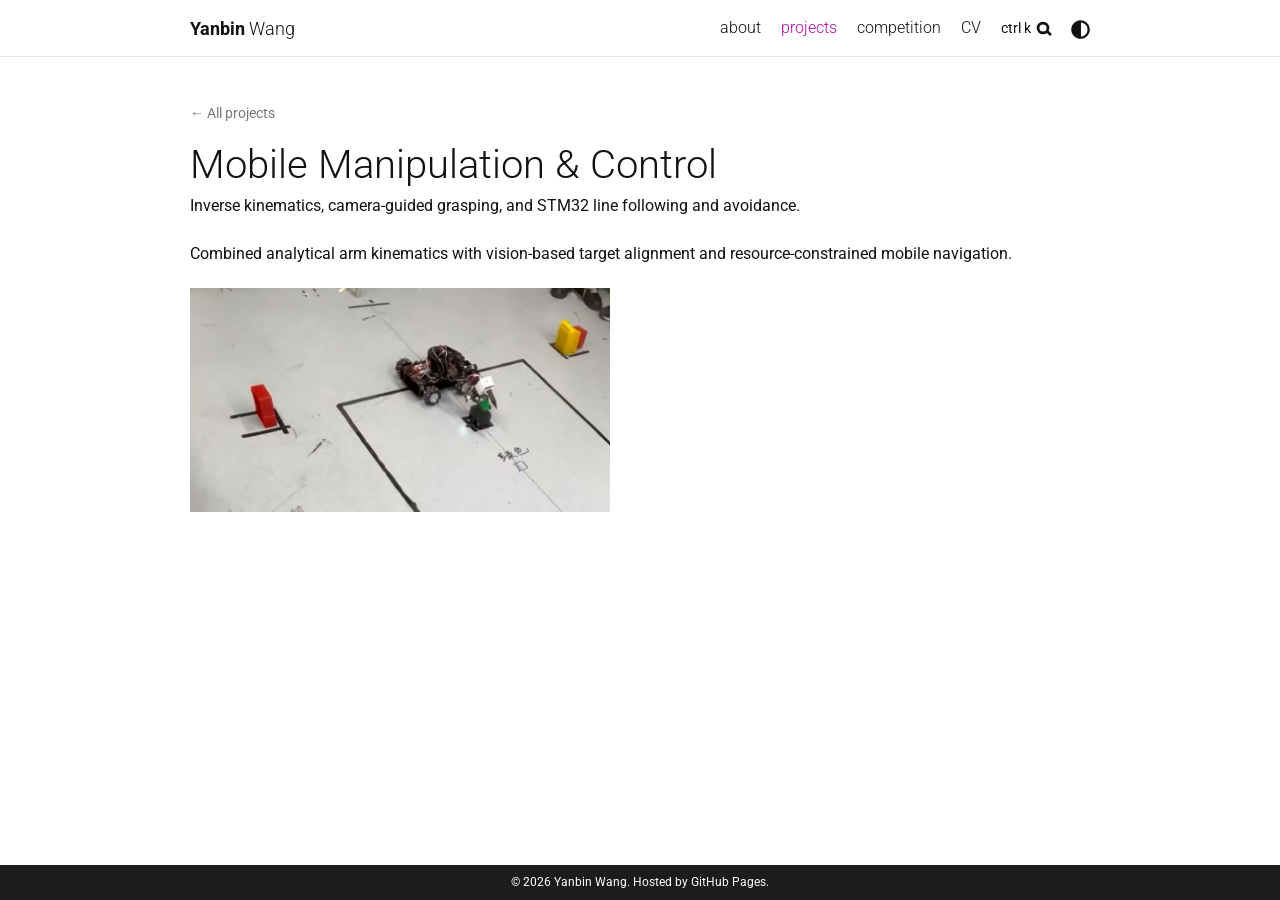
<file: projects/mobile-manipulation.html>
<!doctype html>
<html lang="en">
<head>
  <meta charset="utf-8">
  <meta name="viewport" content="width=device-width, initial-scale=1">
  <meta name="description" content="Inverse kinematics, camera-guided grasping, and STM32 line following and avoidance.">
  <meta name="theme-color" content="#ffffff">
  <title>Mobile Manipulation &amp; Control | Yanbin Wang</title>
  <link rel="icon" type="image/svg+xml" href="data:image/svg+xml,%3Csvg xmlns='http://www.w3.org/2000/svg' viewBox='0 0 64 64'%3E%3Crect width='64' height='64' fill='%23fff'/%3E%3Ctext x='32' y='45' text-anchor='middle' font-family='Arial' font-size='38' font-weight='700' fill='%23b509ac'%3EYW%3C/text%3E%3C/svg%3E">
  <link rel="stylesheet" href="../styles.css">
  <script defer src="../script.js"></script>
</head>
<body data-root="..">
  <header class="site-header"><div class="nav-wrap">
    <a class="brand" href="../index.html" aria-label="Yanbin Wang home"><strong>Yanbin</strong> Wang</a>
    <nav class="site-nav" aria-label="Main navigation">
      <a href="../index.html">about</a><a class="active" aria-current="location" href="index.html">projects</a><a href="../competition/index.html">competition</a><a href="../cv/index.html">CV</a>
      <button class="nav-tool search-trigger" type="button" aria-label="Search site" title="Search (Ctrl+K)"><span class="shortcut">ctrl k</span><span class="search-glyph" aria-hidden="true"></span></button>
      <button class="nav-tool theme-toggle" type="button" aria-label="Switch to dark mode" title="Toggle dark mode">◐</button>
    </nav>
  </div></header>
  <main class="container subpage project-page">
    <a class="project-back" href="index.html">← All projects</a>
    <h1>Mobile Manipulation &amp; Control</h1>
    <p class="page-subtitle project-summary">Inverse kinematics, camera-guided grasping, and STM32 line following and avoidance.</p>
    <p>Combined analytical arm kinematics with vision-based target alignment and resource-constrained mobile navigation.</p>
    <figure class="project-wide-figure project-lead-photo"><img src="../assets/mobile-manipulation.webp" width="850" height="454" alt="Mobile robot testing object manipulation and navigation on a marked course"></figure>
  </main>
  <footer class="site-footer">© <span class="year">2026</span> Yanbin Wang. Hosted by GitHub Pages.</footer>
</body>
</html>
</file>
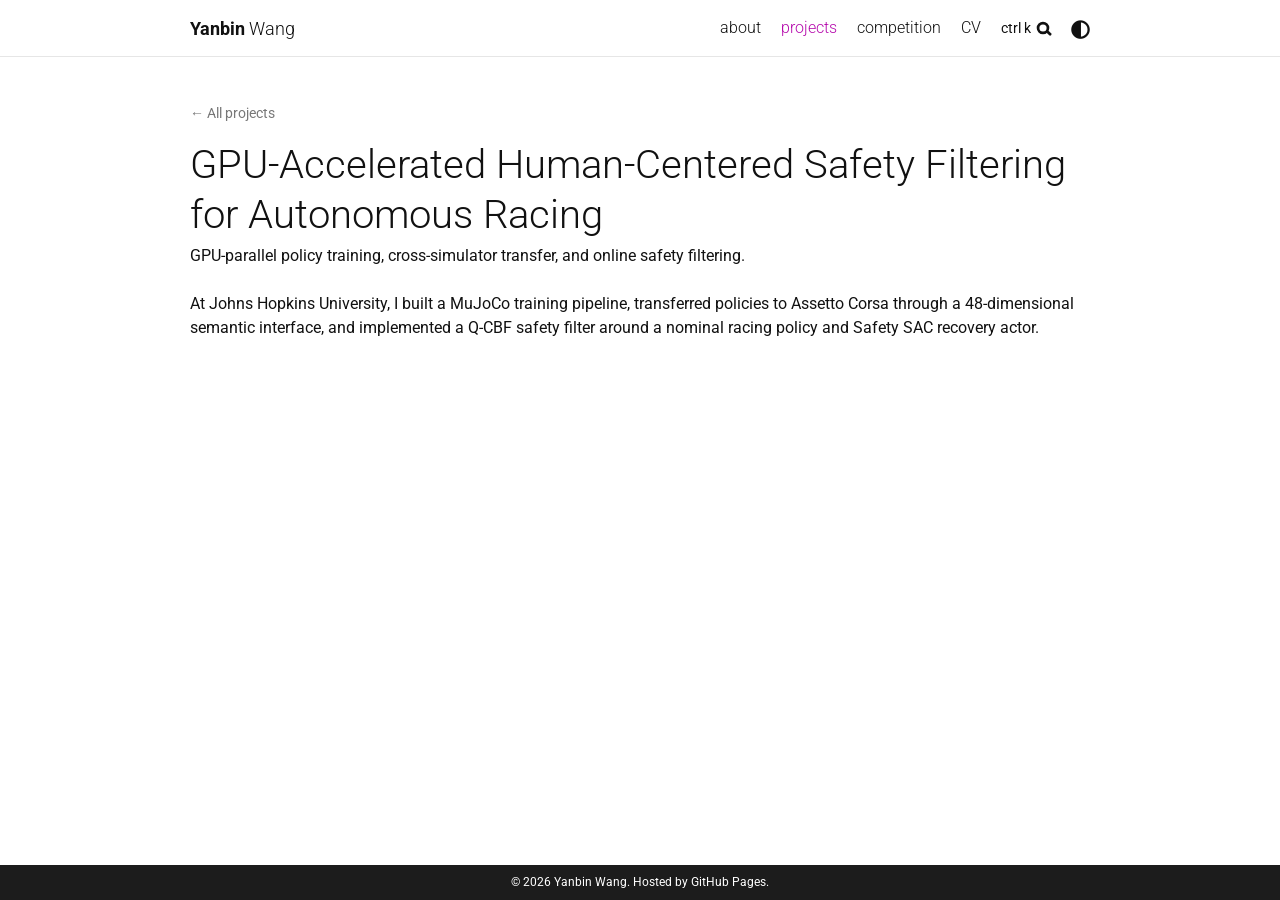
<file: projects/safe-rl.html>
<!doctype html>
<html lang="en">
<head>
  <meta charset="utf-8">
  <meta name="viewport" content="width=device-width, initial-scale=1">
  <meta name="description" content="GPU-parallel policy training, cross-simulator transfer, and online safety filtering.">
  <meta name="theme-color" content="#ffffff">
  <title>GPU-Accelerated Human-Centered Safety Filtering for Autonomous Racing | Yanbin Wang</title>
  <link rel="icon" type="image/svg+xml" href="data:image/svg+xml,%3Csvg xmlns='http://www.w3.org/2000/svg' viewBox='0 0 64 64'%3E%3Crect width='64' height='64' fill='%23fff'/%3E%3Ctext x='32' y='45' text-anchor='middle' font-family='Arial' font-size='38' font-weight='700' fill='%23b509ac'%3EYW%3C/text%3E%3C/svg%3E">
  <link rel="stylesheet" href="../styles.css">
  <script defer src="../script.js"></script>
</head>
<body data-root="..">
  <header class="site-header"><div class="nav-wrap">
    <a class="brand" href="../index.html" aria-label="Yanbin Wang home"><strong>Yanbin</strong> Wang</a>
    <nav class="site-nav" aria-label="Main navigation">
      <a href="../index.html">about</a><a class="active" aria-current="location" href="index.html">projects</a><a href="../competition/index.html">competition</a><a href="../cv/index.html">CV</a>
      <button class="nav-tool search-trigger" type="button" aria-label="Search site" title="Search (Ctrl+K)"><span class="shortcut">ctrl k</span><span class="search-glyph" aria-hidden="true"></span></button>
      <button class="nav-tool theme-toggle" type="button" aria-label="Switch to dark mode" title="Toggle dark mode">◐</button>
    </nav>
  </div></header>
  <main class="container subpage project-page">
    <a class="project-back" href="index.html">← All projects</a>
    <h1>GPU-Accelerated Human-Centered Safety Filtering for Autonomous Racing</h1>
    <p class="page-subtitle project-summary">GPU-parallel policy training, cross-simulator transfer, and online safety filtering.</p>
    <p>At Johns Hopkins University, I built a MuJoCo training pipeline, transferred policies to Assetto Corsa through a 48-dimensional semantic interface, and implemented a Q-CBF safety filter around a nominal racing policy and Safety SAC recovery actor.</p>
  </main>
  <footer class="site-footer">© <span class="year">2026</span> Yanbin Wang. Hosted by GitHub Pages.</footer>
</body>
</html>
</file>
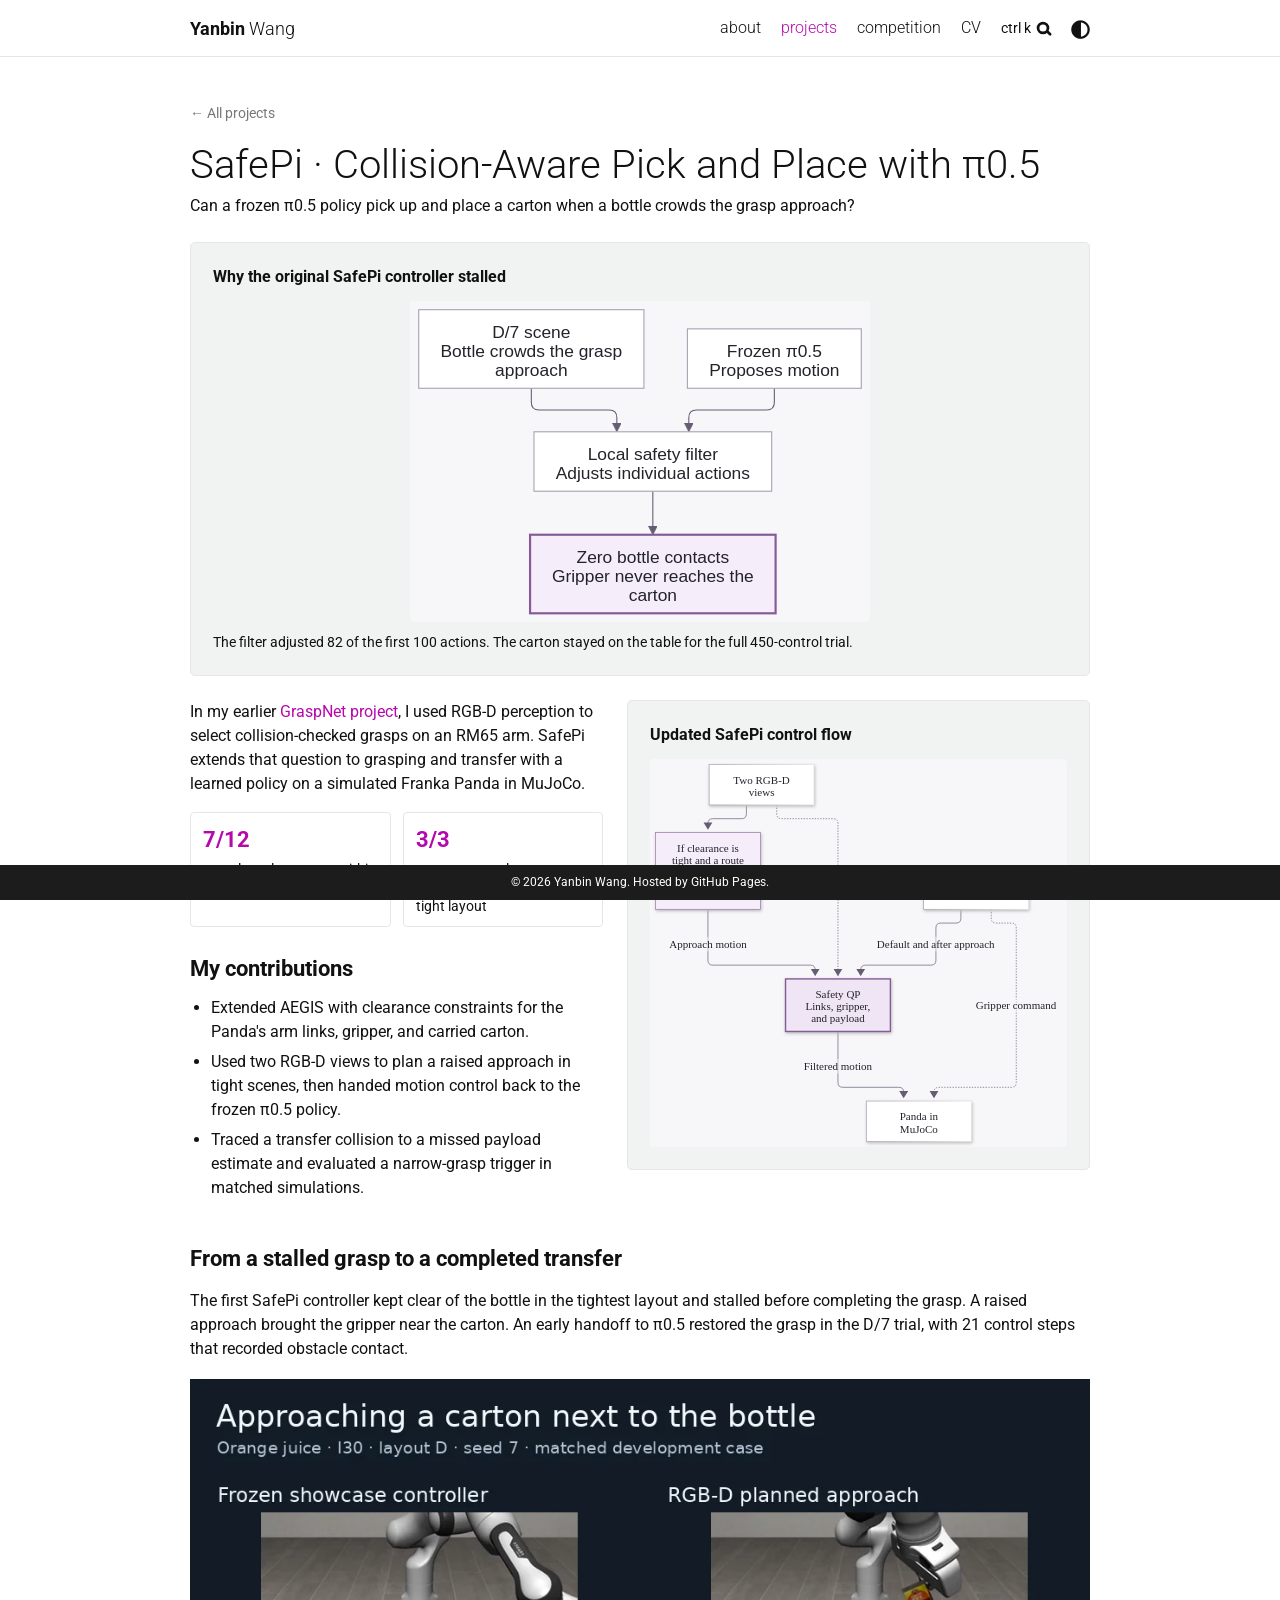
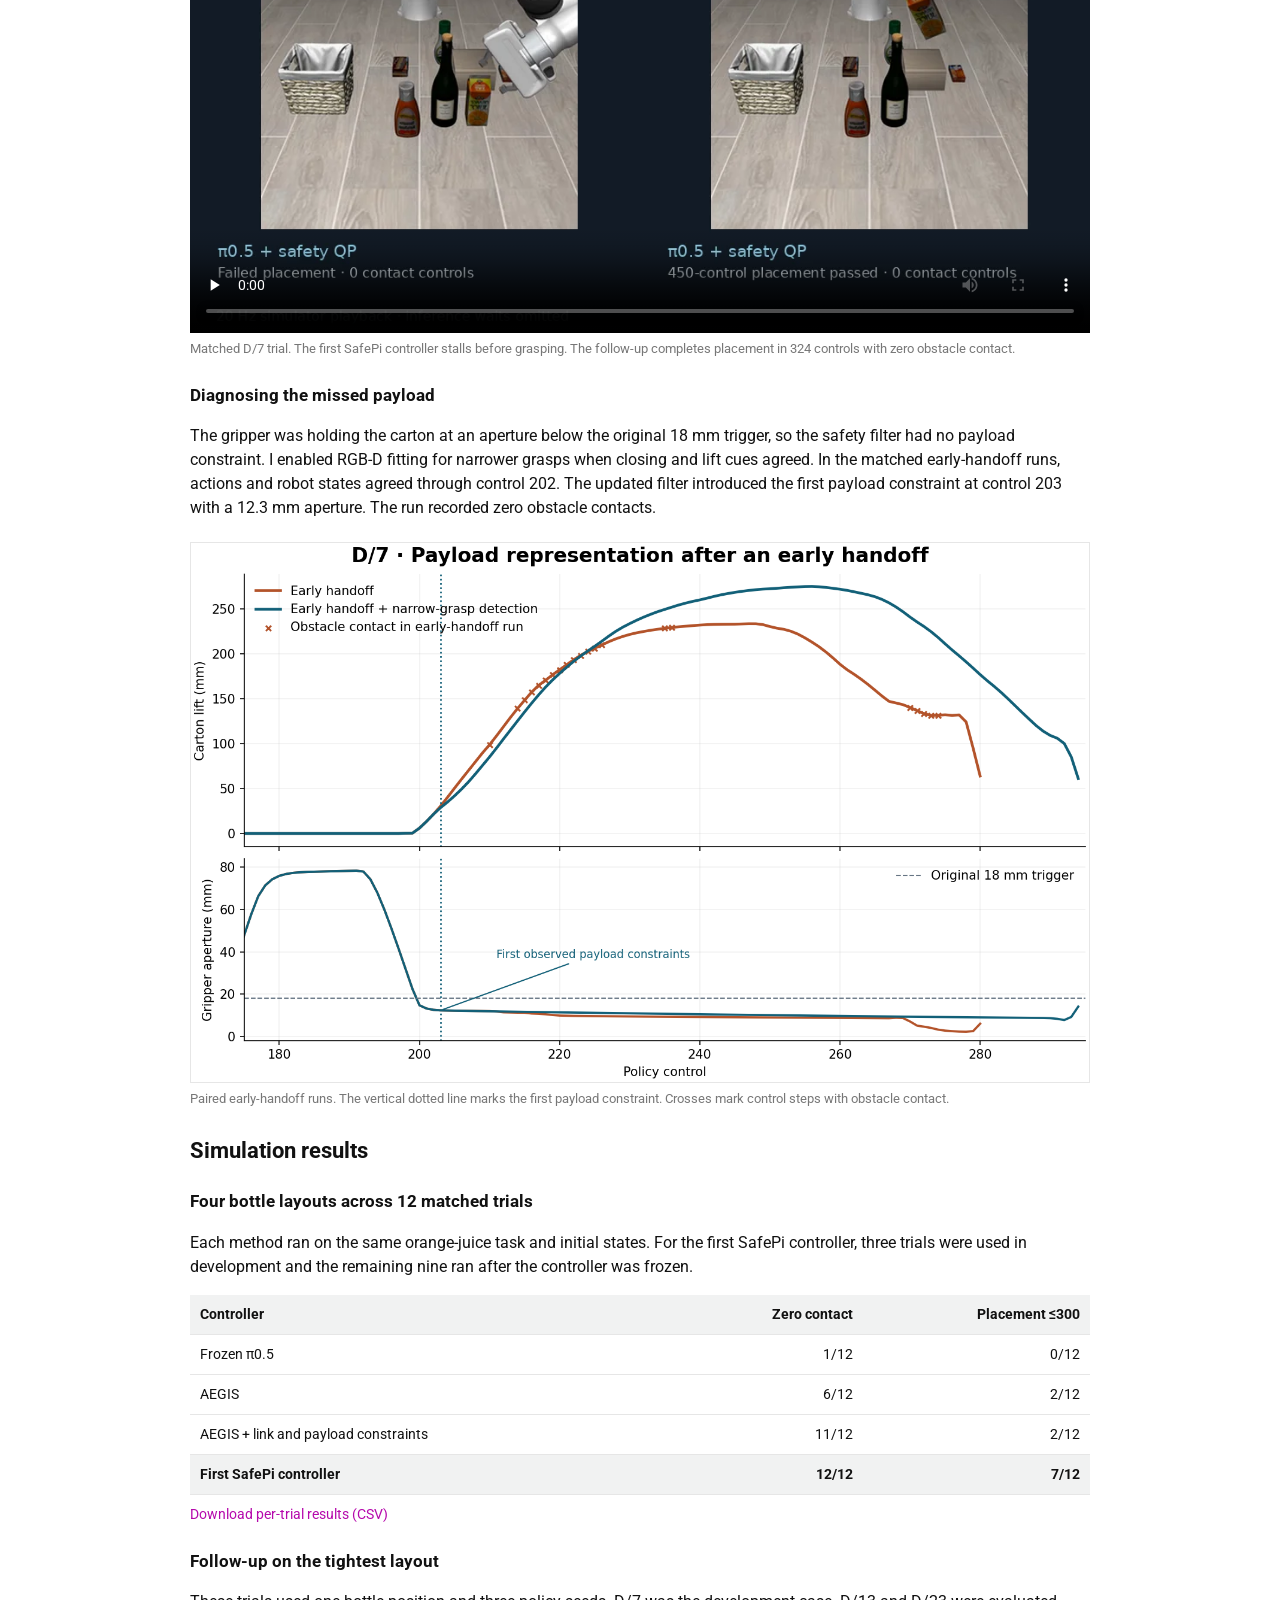
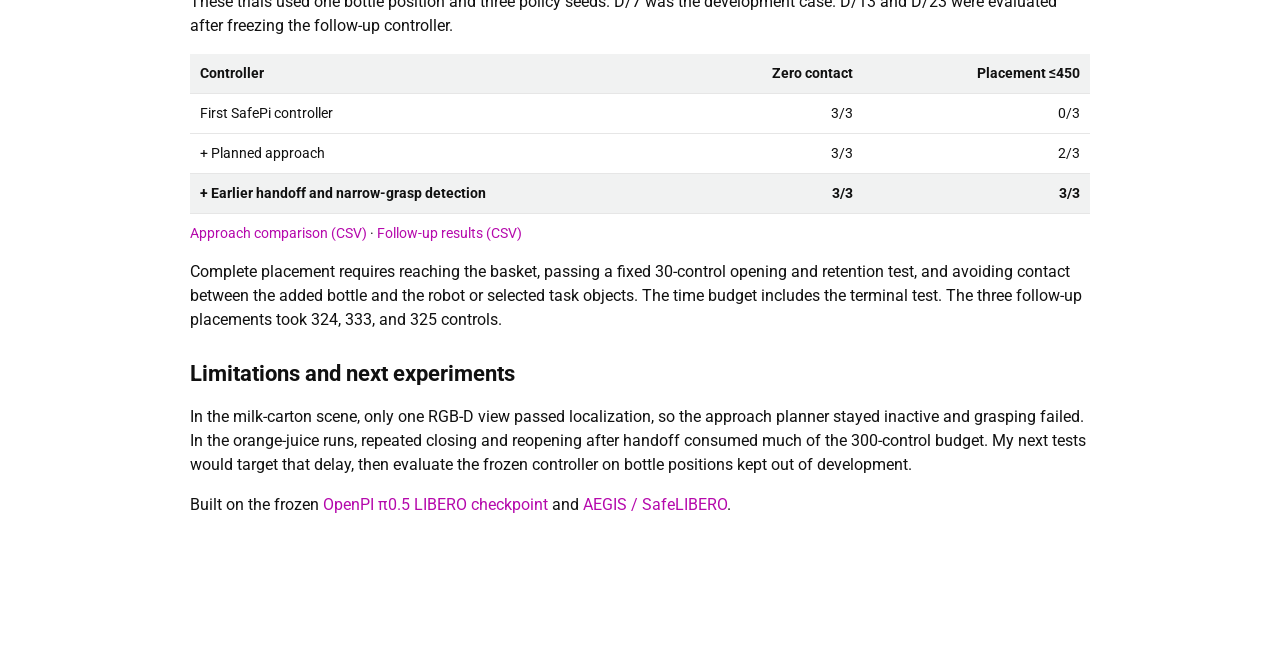
<file: projects/safepi.html>
<!doctype html>
<html lang="en">
<head>
  <meta charset="utf-8">
  <meta name="viewport" content="width=device-width, initial-scale=1">
  <meta name="description" content="RGB-D grasp planning and safety filtering for a frozen vision-language-action policy in MuJoCo.">
  <meta name="theme-color" content="#ffffff">
  <title>SafePi · Collision-Aware Pick and Place with π0.5 | Yanbin Wang</title>
  <link rel="icon" type="image/svg+xml" href="data:image/svg+xml,%3Csvg xmlns='http://www.w3.org/2000/svg' viewBox='0 0 64 64'%3E%3Crect width='64' height='64' fill='%23fff'/%3E%3Ctext x='32' y='45' text-anchor='middle' font-family='Arial' font-size='38' font-weight='700' fill='%23b509ac'%3EYW%3C/text%3E%3C/svg%3E">
  <link rel="stylesheet" href="../styles.css">
  <link rel="stylesheet" href="safepi.css">
  <script defer src="../script.js"></script>
</head>
<body data-root="..">
  <header class="site-header"><div class="nav-wrap">
    <a class="brand" href="../index.html" aria-label="Yanbin Wang home"><strong>Yanbin</strong> Wang</a>
    <nav class="site-nav" aria-label="Main navigation">
      <a href="../index.html">about</a><a class="active" aria-current="location" href="index.html">projects</a><a href="../competition/index.html">competition</a><a href="../cv/index.html">CV</a>
      <button class="nav-tool search-trigger" type="button" aria-label="Search site" title="Search (Ctrl+K)"><span class="shortcut">ctrl k</span><span class="search-glyph" aria-hidden="true"></span></button>
      <button class="nav-tool theme-toggle" type="button" aria-label="Switch to dark mode" title="Toggle dark mode">◐</button>
    </nav>
  </div></header>
  <main class="container subpage project-page safepi-page">
    <a class="project-back" href="index.html">← All projects</a>
    <h1>SafePi · Collision-Aware Pick and Place with π0.5</h1>
    <p class="page-subtitle project-summary">Can a frozen π0.5 policy pick up and place a carton when a bottle crowds the grasp approach?</p>
    <figure class="safepi-flow safepi-problem" aria-labelledby="safepi-problem-title">
      <figcaption id="safepi-problem-title">Why the original SafePi controller stalled</figcaption>
      <a href="../assets/safepi/baseline-failure.svg" target="_blank" rel="noopener">
        <img src="../assets/safepi/baseline-failure.svg" width="424" height="295" alt="In D/7, the bottle crowds the grasp approach. The original SafePi filter adjusts individual actions from the frozen policy. The robot avoids the bottle and the gripper never contacts the carton.">
      </a>
      <p>The filter adjusted 82 of the first 100 actions. The carton stayed on the table for the full 450-control trial.</p>
    </figure>
    <div class="safepi-opening">
      <div class="safepi-intro">
        <p>In my earlier <a href="grasping.html">GraspNet project</a>, I used RGB-D perception to select collision-checked grasps on an RM65 arm. SafePi extends that question to grasping and transfer with a learned policy on a simulated Franka Panda in MuJoCo.</p>
        <div class="safepi-summary" aria-label="Results at a glance">
          <a href="#matched-trials"><strong>7/12</strong><span>complete placements within 300 controls</span></a>
          <a href="#tight-layout"><strong>3/3</strong><span>zero-contact placements within 450 controls in the tight layout</span></a>
        </div>
        <h2>My contributions</h2>
        <ul class="project-points">
          <li>Extended AEGIS with clearance constraints for the Panda's arm links, gripper, and carried carton.</li>
          <li>Used two RGB-D views to plan a raised approach in tight scenes, then handed motion control back to the frozen π0.5 policy.</li>
          <li>Traced a transfer collision to a missed payload estimate and evaluated a narrow-grasp trigger in matched simulations.</li>
        </ul>
      </div>
      <figure class="safepi-flow" aria-labelledby="safepi-flow-title">
        <figcaption id="safepi-flow-title">Updated SafePi control flow</figcaption>
        <a href="../assets/safepi/control-flow.svg" target="_blank" rel="noopener">
          <img src="../assets/safepi/control-flow.svg" width="605" height="563" alt="Two RGB-D views guide a raised approach when clearance is tight and a feasible route exists. Otherwise, and after the approach, π0.5 supplies the motion reference. A safety QP filters motion using link, gripper, and payload clearance. The π0.5 gripper command goes directly to the simulated Panda.">
        </a>
      </figure>
    </div>

    <section aria-labelledby="failure-analysis">
      <h2 id="failure-analysis">From a stalled grasp to a completed transfer</h2>
      <p>The first SafePi controller kept clear of the bottle in the tightest layout and stalled before completing the grasp. A raised approach brought the gripper near the carton. An early handoff to π0.5 restored the grasp in the D/7 trial, with 21 control steps that recorded obstacle contact.</p>
      <div class="project-gallery project-gallery--video project-gallery--safepi">
        <figure class="project-gallery-wide">
          <video controls playsinline preload="none" poster="../assets/safepi/comparison-poster.webp" aria-label="Matched D/7 simulation showing the first SafePi controller and the controller with grasp planning and narrow-grasp detection">
            <source src="../assets/safepi/d7-comparison.mp4" type="video/mp4">
            Your browser does not support video playback.
          </video>
          <figcaption>Matched D/7 trial. The first SafePi controller stalls before grasping. The follow-up completes placement in 324 controls with zero obstacle contact.</figcaption>
        </figure>
      </div>
      <h3>Diagnosing the missed payload</h3>
      <p>The gripper was holding the carton at an aperture below the original 18 mm trigger, so the safety filter had no payload constraint. I enabled RGB-D fitting for narrower grasps when closing and lift cues agreed. In the matched early-handoff runs, actions and robot states agreed through control 202. The updated filter introduced the first payload constraint at control 203 with a 12.3 mm aperture. The run recorded zero obstacle contacts.</p>
      <figure class="project-wide-figure safepi-diagnostic">
        <a href="../assets/safepi/carry-gate.png" target="_blank" rel="noopener">
          <img src="../assets/safepi/carry-gate.png" width="1500" height="900" loading="lazy" alt="Paired D/7 lift and gripper aperture traces. The new detector activates payload constraints at step 203 below the original 18 millimeter trigger. Contact markers appear only on the early-handoff baseline.">
        </a>
        <figcaption>Paired early-handoff runs. The vertical dotted line marks the first payload constraint. Crosses mark control steps with obstacle contact.</figcaption>
      </figure>
    </section>

    <section aria-labelledby="simulation-results">
      <h2 id="simulation-results">Simulation results</h2>
      <h3 id="matched-trials">Four bottle layouts across 12 matched trials</h3>
      <p>Each method ran on the same orange-juice task and initial states. For the first SafePi controller, three trials were used in development and the remaining nine ran after the controller was frozen.</p>
      <table class="safepi-results" aria-labelledby="matched-trials">
        <thead>
          <tr><th scope="col">Controller</th><th scope="col">Zero contact</th><th scope="col">Placement ≤300</th></tr>
        </thead>
        <tbody>
          <tr><th scope="row">Frozen π0.5</th><td>1/12</td><td>0/12</td></tr>
          <tr><th scope="row">AEGIS</th><td>6/12</td><td>2/12</td></tr>
          <tr><th scope="row">AEGIS + link and payload constraints</th><td>11/12</td><td>2/12</td></tr>
          <tr class="safepi-result"><th scope="row">First SafePi controller</th><td>12/12</td><td>7/12</td></tr>
        </tbody>
      </table>
      <p class="safepi-data-link"><a href="../assets/safepi/path-results.csv">Download per-trial results (CSV)</a></p>

      <h3 id="tight-layout">Follow-up on the tightest layout</h3>
      <p>These trials used one bottle position and three policy seeds. D/7 was the development case. D/13 and D/23 were evaluated after freezing the follow-up controller.</p>
      <table class="safepi-results" aria-labelledby="tight-layout">
        <thead>
          <tr><th scope="col">Controller</th><th scope="col">Zero contact</th><th scope="col">Placement ≤450</th></tr>
        </thead>
        <tbody>
          <tr><th scope="row">First SafePi controller</th><td>3/3</td><td>0/3</td></tr>
          <tr><th scope="row">+ Planned approach</th><td>3/3</td><td>2/3</td></tr>
          <tr class="safepi-result"><th scope="row">+ Earlier handoff and narrow-grasp detection</th><td>3/3</td><td>3/3</td></tr>
        </tbody>
      </table>
      <p class="safepi-data-link"><a href="../assets/safepi/approach-results.csv">Approach comparison (CSV)</a> · <a href="../assets/safepi/tight-layout-results.csv">Follow-up results (CSV)</a></p>
      <p>Complete placement requires reaching the basket, passing a fixed 30-control opening and retention test, and avoiding contact between the added bottle and the robot or selected task objects. The time budget includes the terminal test. The three follow-up placements took 324, 333, and 325 controls.</p>
    </section>

    <section aria-labelledby="limitations">
      <h2 id="limitations">Limitations and next experiments</h2>
      <p>In the milk-carton scene, only one RGB-D view passed localization, so the approach planner stayed inactive and grasping failed. In the orange-juice runs, repeated closing and reopening after handoff consumed much of the 300-control budget. My next tests would target that delay, then evaluate the frozen controller on bottle positions kept out of development.</p>
      <p>Built on the frozen <a href="https://github.com/Physical-Intelligence/openpi" target="_blank" rel="noopener noreferrer">OpenPI π0.5 LIBERO checkpoint</a> and <a href="https://github.com/THU-RCSCT/vlsa-aegis" target="_blank" rel="noopener noreferrer">AEGIS / SafeLIBERO</a>.</p>
    </section>
  </main>
  <footer class="site-footer">© <span class="year">2026</span> Yanbin Wang. Hosted by GitHub Pages.</footer>
</body>
</html>
</file>
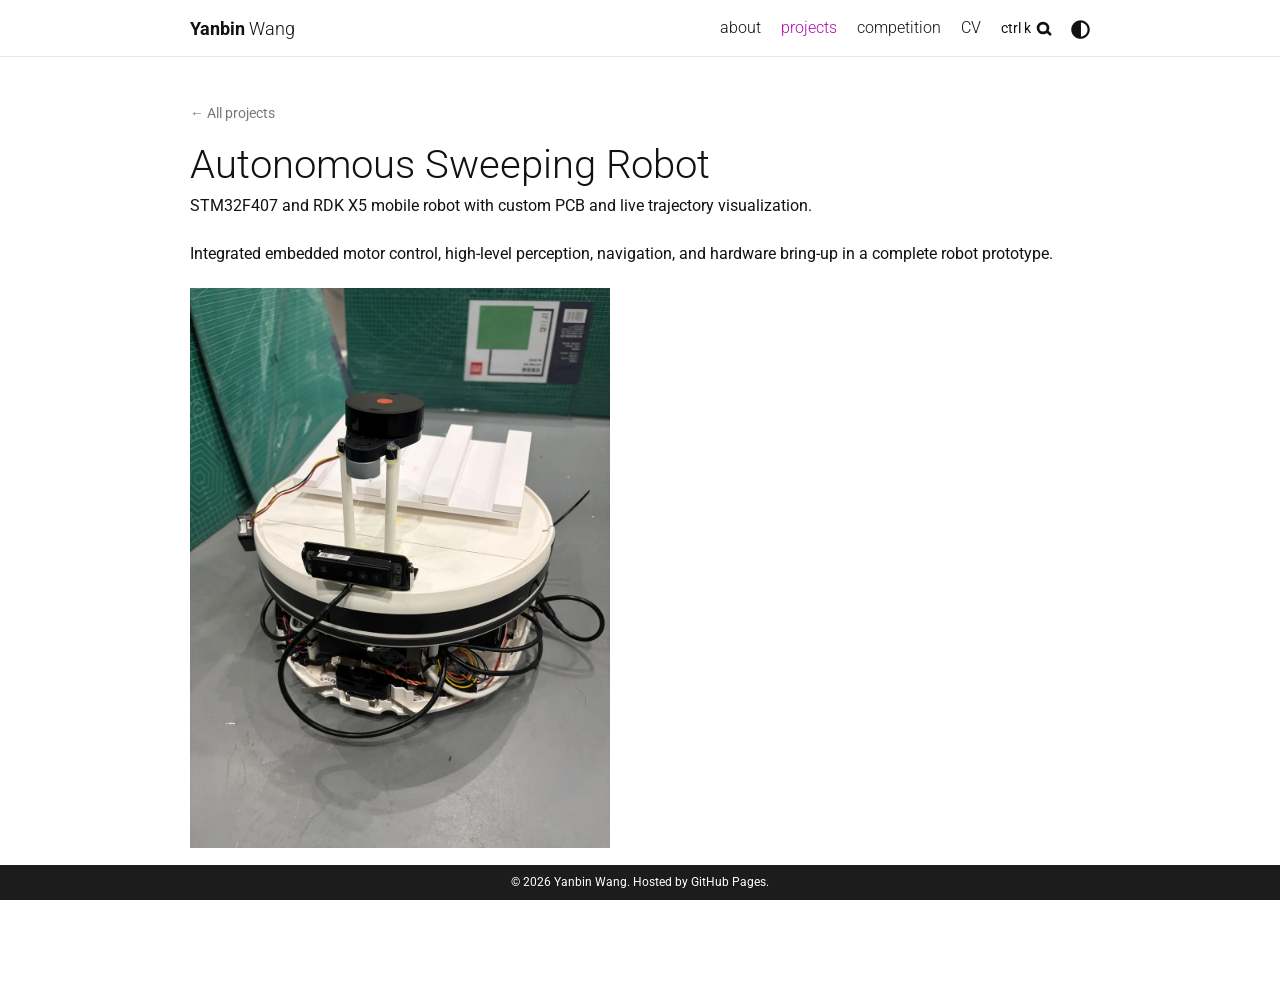
<file: projects/sweeper.html>
<!doctype html>
<html lang="en">
<head>
  <meta charset="utf-8">
  <meta name="viewport" content="width=device-width, initial-scale=1">
  <meta name="description" content="STM32F407 and RDK X5 mobile robot with custom PCB and live trajectory visualization.">
  <meta name="theme-color" content="#ffffff">
  <title>Autonomous Sweeping Robot | Yanbin Wang</title>
  <link rel="icon" type="image/svg+xml" href="data:image/svg+xml,%3Csvg xmlns='http://www.w3.org/2000/svg' viewBox='0 0 64 64'%3E%3Crect width='64' height='64' fill='%23fff'/%3E%3Ctext x='32' y='45' text-anchor='middle' font-family='Arial' font-size='38' font-weight='700' fill='%23b509ac'%3EYW%3C/text%3E%3C/svg%3E">
  <link rel="stylesheet" href="../styles.css">
  <script defer src="../script.js"></script>
</head>
<body data-root="..">
  <header class="site-header"><div class="nav-wrap">
    <a class="brand" href="../index.html" aria-label="Yanbin Wang home"><strong>Yanbin</strong> Wang</a>
    <nav class="site-nav" aria-label="Main navigation">
      <a href="../index.html">about</a><a class="active" aria-current="location" href="index.html">projects</a><a href="../competition/index.html">competition</a><a href="../cv/index.html">CV</a>
      <button class="nav-tool search-trigger" type="button" aria-label="Search site" title="Search (Ctrl+K)"><span class="shortcut">ctrl k</span><span class="search-glyph" aria-hidden="true"></span></button>
      <button class="nav-tool theme-toggle" type="button" aria-label="Switch to dark mode" title="Toggle dark mode">◐</button>
    </nav>
  </div></header>
  <main class="container subpage project-page">
    <a class="project-back" href="index.html">← All projects</a>
    <h1>Autonomous Sweeping Robot</h1>
    <p class="page-subtitle project-summary">STM32F407 and RDK X5 mobile robot with custom PCB and live trajectory visualization.</p>
    <p>Integrated embedded motor control, high-level perception, navigation, and hardware bring-up in a complete robot prototype.</p>
    <figure class="project-wide-figure project-lead-photo"><img src="../assets/sweeper.webp" width="1050" height="1400" alt="Autonomous sweeping robot prototype with electronics and sensor hardware"></figure>
  </main>
  <footer class="site-footer">© <span class="year">2026</span> Yanbin Wang. Hosted by GitHub Pages.</footer>
</body>
</html>
</file>
<file: styles.css>
@import url("https://fonts.googleapis.com/css2?family=Roboto:wght@300;400;500;700&display=swap");

:root {
  color-scheme: light;
  --background: #fff;
  --foreground: #111;
  --muted: #777;
  --line: #e6e6e6;
  --accent: #b509ac;
  --media: #f1f2f2;
  --footer: #1c1c1c;
}

:root[data-theme="dark"] {
  color-scheme: dark;
  --background: #1c1c1e;
  --foreground: #f2f2f2;
  --muted: #b0b0b0;
  --line: #39393c;
  --accent: #ee74e6;
  --media: #303034;
  --footer: #111;
}

* { box-sizing: border-box; }
html { scroll-behavior: smooth; }
body { margin: 0; padding-bottom: 35px; background: var(--background); color: var(--foreground); font: 16px/1.5 Roboto, Arial, sans-serif; }
button, input { font: inherit; }
a { color: var(--accent); text-decoration: none; }
a:hover { text-decoration: underline; text-underline-offset: 2px; }
a:focus-visible, button:focus-visible, input:focus-visible { outline: 2px solid var(--accent); outline-offset: 3px; }

.container, .nav-wrap { width: min(900px, calc(100% - 36px)); margin-inline: auto; }
.site-header { height: 57px; border-bottom: 1px solid var(--line); background: var(--background); position: sticky; top: 0; z-index: 20; }
.nav-wrap { height: 100%; display: flex; align-items: center; justify-content: space-between; gap: 18px; }
.brand { color: var(--foreground); white-space: nowrap; font-size: 18px; font-weight: 300; }
.brand strong { font-weight: 700; }
.brand:hover { text-decoration: none; }
.home-page .brand { visibility: hidden; }
.site-nav { display: flex; align-items: center; justify-content: flex-end; gap: 20px; height: 100%; }
.site-nav > a { color: var(--foreground); font-weight: 300; white-space: nowrap; }
.site-nav > a.active, .site-nav > a:hover { color: var(--accent); text-decoration: none; }
.nav-tool { appearance: none; display: inline-flex; align-items: center; gap: 5px; border: 0; padding: 0; background: none; color: var(--foreground); cursor: pointer; }
.shortcut { font-size: 14px; white-space: nowrap; }
.search-glyph { display: inline-block; width: 14px; height: 14px; border: 3px solid currentColor; border-radius: 50%; position: relative; transform: scale(.9); }
.search-glyph::after { content: ""; width: 7px; height: 3px; background: currentColor; position: absolute; right: -6px; bottom: -3px; transform: rotate(45deg); border-radius: 2px; }
.theme-toggle { font-size: 23px; line-height: 1; font-weight: 700; }

.home-content { padding-top: 47px; }
.bio { display: grid; grid-template-columns: minmax(0, 1fr) 230px; gap: 38px; align-items: start; }
.bio h1 { margin: 0 0 18px; font-size: 40px; line-height: 1.2; font-weight: 300; }
.bio h1 strong { font-weight: 700; }
.bio p { margin: 0 0 17px; }
.profile-photo { display: block; width: 230px; height: 284px; margin-top: 69px; object-fit: cover; object-position: 83% center; border-radius: 5px; box-shadow: 0 2px 6px #0002; }
.home-section { margin-top: 28px; }
.home-section h2 { margin: 0 0 12px; font-size: 29px; font-weight: 300; line-height: 1.3; }
.news-item { display: grid; grid-template-columns: 165px minmax(0, 1fr); gap: 17px; padding: 8px 4px; }
.news-item time { font-weight: 700; }
.news-item p { margin: 0; }
.selected-section { margin-top: 26px; }
.selected-item { display: grid; grid-template-columns: 125px minmax(0, 1fr); gap: 30px; margin: 20px 0 30px; }
.selected-thumb { width: 125px; height: 92px; background: var(--media); border-radius: 3px; }
.selected-thumb--text { display: grid; place-items: center; color: var(--muted); font-size: 18px; font-weight: 700; }
.selected-item h3 { margin: 0; font-size: 17px; line-height: 1.4; font-weight: 500; }
.selected-item p { margin: 2px 0 4px; }
.selected-item p:first-of-type { font-size: 14px; color: var(--muted); }
.small-link { font-size: 14px; }
.contact-links { display: flex; justify-content: center; gap: 35px; margin: 37px 0 9px; }
.contact-links a { color: var(--foreground); font-size: 19px; font-weight: 700; }
.contact-links a:hover { color: var(--accent); text-decoration: none; }
.contact-caption { margin: 0 0 68px; text-align: center; font-size: 14px; }

.subpage { padding-top: 44px; padding-bottom: 85px; min-height: calc(100vh - 92px); }
.subpage > h1 { margin: 0 0 4px; font-size: 40px; line-height: 1.25; font-weight: 300; }
.page-subtitle { margin: 0 0 35px; }
.projects-page .project-grid { display: grid; grid-template-columns: 1fr; gap: 0; margin-top: 0; }
.project-card { display: grid; grid-template-columns: 230px minmax(0, 1fr); gap: 0 25px; min-width: 0; padding: 27px 0 30px; border-bottom: 1px solid var(--line); scroll-margin-top: 85px; }
.project-card:first-child { padding-top: 0; }
.project-media { width: 100%; aspect-ratio: 1.45; background: var(--media); overflow: hidden; }
.project-media--letter { display: grid; place-items: center; color: #a4a4a4; font-size: 25px; font-weight: 500; }
.project-media--photo img { display: block; width: 100%; height: 100%; object-fit: cover; }
.project-media--portrait img { object-fit: contain; }
.project-content { min-width: 0; align-self: center; }
.project-card h2 { font-size: 18px; line-height: 1.3; margin: 0 0 8px; font-weight: 700; }
.project-card p { margin: 0 0 10px; color: var(--muted); }
.project-more, .project-back { display: inline-block; color: var(--muted); font-size: 14px; }
.project-more { padding: 3px 0; }
.project-more:hover { color: var(--accent); text-decoration: underline; }
.project-back { margin-bottom: 16px; }
.project-page .project-summary { margin-bottom: 24px; }
.project-page h2 { margin: 28px 0 12px; font-size: 22px; line-height: 1.3; }
.project-points { margin: 0 0 17px; padding-left: 21px; }
.project-points li + li { margin-top: 6px; }
.project-gallery { display: grid; grid-template-columns: repeat(2, minmax(0, 1fr)); gap: 20px; margin-top: 18px; }
.project-gallery figure, .project-wide-figure { min-width: 0; margin: 0; }
.project-gallery img, .project-wide-figure img { display: block; width: 100%; height: auto; }
.project-gallery--grasp img { aspect-ratio: 4 / 3; object-fit: contain; background: var(--media); }
.project-gallery-wide { grid-column: 1 / -1; }
.project-gallery-wide img { max-height: 420px; }
.project-gallery video { display: block; width: 100%; aspect-ratio: 16 / 9; object-fit: contain; background: #111; }
.project-gallery--safepi video { aspect-ratio: 13 / 8; }
.safepi-flow { margin: 0 0 24px; padding: clamp(12px, 3vw, 22px); border: 1px solid var(--line); border-radius: 5px; background: var(--media); }
.safepi-flow figcaption { margin-bottom: 12px; font-weight: 700; }
.safepi-flow img { display: block; width: 100%; max-width: 650px; height: auto; margin-inline: auto; border-radius: 4px; background: #f7f7fa; }
.project-gallery figcaption, .project-wide-figure figcaption { margin-top: 6px; color: var(--muted); font-size: 13px; }
.project-wide-figure { margin-top: 22px; }
.project-wide-figure img { background: var(--media); }
.project-lead-photo { max-width: 420px; margin-bottom: 22px; }
.cv-actions { display: flex; flex-wrap: wrap; gap: 22px; margin-bottom: 20px; }
.cv-document { display: block; width: 100%; height: min(1180px, 85vh); border: 1px solid var(--line); background: var(--media); }
.cv-document p { padding: 20px; }
.competition-opening { display: grid; grid-template-columns: minmax(0, 1fr) 340px; gap: 34px; align-items: start; margin-top: 32px; }
.competition-intro { max-width: 800px; }
.competition-intro p { margin: 0 0 15px; }
.competition-techline { color: var(--muted); font-size: 14px; font-weight: 700; }
.competition-techline span { margin: 0 6px; color: var(--accent); }
.competition-lead { margin: 0; }
.competition-lead img { display: block; width: 100%; height: auto; }
.competition-lead figcaption, .competition-gallery figcaption { margin-top: 8px; color: var(--muted); font-size: 14px; }
.competition-highlights { margin-top: 32px; }
.competition-highlights h2 { margin: 0 0 16px; font-size: 29px; font-weight: 300; line-height: 1.3; }
.competition-section { margin-top: 46px; }
.competition-section h2 { margin: 0 0 18px; font-size: 29px; font-weight: 300; line-height: 1.3; }
.competition-section > p { margin: 0 0 20px; }
.competition-results { border-top: 1px solid var(--line); border-bottom: 1px solid var(--line); }
.competition-results > div { display: grid; grid-template-columns: 120px minmax(0, 1fr); gap: 25px; padding: 13px 4px; }
.competition-results > div + div { border-top: 1px solid var(--line); }
.competition-results strong { font-weight: 700; }
.competition-flow { margin: 24px 0 26px; border: 1px solid var(--line); background: var(--media); padding: 24px; }
.flow-heading { margin-bottom: 19px; font-weight: 700; }
.flow-row { display: grid; grid-template-columns: repeat(3, minmax(0, 1fr)); gap: 30px; margin: 0; padding: 0; list-style: none; }
.flow-row li { position: relative; min-height: 98px; display: flex; flex-direction: column; justify-content: center; padding: 14px 16px; background: var(--background); border: 1px solid var(--line); }
.flow-row li:not(:last-child)::after { content: "→"; position: absolute; right: -25px; top: 35px; color: var(--accent); font-size: 22px; font-weight: 500; }
.flow-label { margin-bottom: 7px; color: var(--accent); font-size: 13px; font-weight: 700; }
.flow-row strong { font-weight: 500; line-height: 1.35; }
.flow-row small { margin-top: 8px; color: var(--muted); font-size: 12px; line-height: 1.35; }
.flow-branches { display: grid; grid-template-columns: repeat(2, minmax(0, 1fr)); gap: 28px; margin-top: 24px; padding-top: 18px; border-top: 1px solid var(--line); }
.flow-branches span { font-weight: 700; }
.flow-branches p { margin: 5px 0 0; color: var(--muted); font-size: 14px; }
.competition-notes { display: grid; grid-template-columns: repeat(3, minmax(0, 1fr)); gap: 25px; }
.competition-notes h3 { margin: 0 0 6px; font-size: 17px; font-weight: 700; }
.competition-notes p { margin: 0; }
.competition-notes code { font-size: .9em; }
.competition-gallery { display: grid; grid-template-columns: repeat(2, minmax(0, 1fr)); gap: 28px; }
.competition-gallery figure { min-width: 0; margin: 0; }
.competition-gallery a { display: block; }
.competition-gallery img { display: block; width: 100%; height: auto; aspect-ratio: 1.5; object-fit: cover; }
.record-section { display: grid; grid-template-columns: minmax(0, 1fr) 255px; gap: 40px; align-items: start; }
.record-section p { margin: 0 0 18px; }
.record-image { display: block; }
.record-image img { display: block; width: 100%; height: 560px; object-fit: cover; object-position: top; border: 1px solid var(--line); }
.site-footer { position: fixed; bottom: 0; left: 0; z-index: 30; width: 100%; min-height: 35px; padding: 8px 18px; background: var(--footer); color: #fff; font-size: 12px; text-align: center; }

.search-dialog { width: min(560px, calc(100% - 30px)); max-height: min(500px, calc(100vh - 80px)); border: 1px solid var(--line); border-radius: 4px; padding: 0; background: var(--background); color: var(--foreground); box-shadow: 0 14px 50px #0004; }
.search-dialog::backdrop { background: #0007; }
.search-box { width: 100%; border: 0; border-bottom: 1px solid var(--line); padding: 16px 20px; outline: none; background: var(--background); color: var(--foreground); }
.search-results { display: grid; padding: 8px; max-height: 370px; overflow: auto; }
.search-results a { display: block; border-radius: 3px; padding: 10px 12px; color: var(--foreground); }
.search-results a:hover, .search-results a:focus-visible { background: var(--media); text-decoration: none; }
.search-results small { display: block; color: var(--muted); }
.search-empty { margin: 8px 12px 15px; color: var(--muted); }

@media (max-width: 700px) {
  .nav-wrap { width: min(100% - 24px, 900px); }
  .site-nav { gap: 13px; }
  .shortcut { display: none; }
  .bio { grid-template-columns: minmax(0, 1fr) 190px; gap: 24px; }
  .profile-photo { width: 190px; height: 235px; }
  .news-item { grid-template-columns: 110px minmax(0, 1fr); }
  .project-grid { gap: 46px 28px; }
  .competition-notes { grid-template-columns: 1fr; gap: 12px; }
}

@media (max-width: 540px) {
  .container { width: min(100% - 32px, 900px); }
  .site-header { height: auto; min-height: 56px; }
  .nav-wrap { min-height: 56px; }
  .brand { display: none; }
  .site-nav { width: 100%; justify-content: space-between; gap: 8px; }
  .site-nav > a { font-size: 14px; }
  .theme-toggle { font-size: 20px; }
  .home-content, .subpage { padding-top: 30px; }
  .bio { display: flex; flex-direction: column-reverse; gap: 22px; }
  .profile-photo { width: 182px; height: 215px; margin-top: 0; object-position: 80% center; }
  .bio h1, .subpage > h1 { font-size: 36px; }
  .news-item { grid-template-columns: 100px minmax(0, 1fr); gap: 10px; }
  .selected-item { grid-template-columns: 88px minmax(0, 1fr); gap: 16px; }
  .selected-thumb { width: 88px; height: 78px; font-size: 14px; }
  .project-card { grid-template-columns: 1fr; gap: 15px; }
  .project-media { max-width: 420px; }
  .project-gallery { grid-template-columns: 1fr; }
  .project-gallery-wide { grid-column: auto; }
  .competition-flow { padding: 18px; }
  .flow-row { grid-template-columns: 1fr; gap: 28px; }
  .flow-row li { min-height: 75px; }
  .flow-row li:not(:last-child)::after { content: "↓"; left: calc(50% - 7px); right: auto; top: auto; bottom: -27px; }
  .flow-branches { grid-template-columns: 1fr; gap: 14px; }
  .competition-notes { grid-template-columns: 1fr; gap: 22px; }
  .competition-results > div { grid-template-columns: 65px minmax(0, 1fr); gap: 12px; }
  .competition-gallery { grid-template-columns: 1fr; gap: 22px; }
  .record-section { grid-template-columns: 1fr; gap: 8px; }
  .record-image { max-width: 260px; }
  .cv-document { height: 74vh; }
}

@media (prefers-reduced-motion: reduce) { html { scroll-behavior: auto; } }
@media (max-width: 760px) {
  .competition-opening { grid-template-columns: minmax(0, 1fr) 260px; gap: 22px; }
}
@media (max-width: 540px) {
  .competition-opening { grid-template-columns: 1fr; }
  .competition-lead { max-width: 360px; }
}
</file>
<file: projects/safepi.css>
.safepi-problem img { max-width: 460px; }
.safepi-problem > p { margin: 10px 0 0; font-size: 14px; }

.safepi-opening {
  display: grid;
  grid-template-columns: minmax(0, 1fr) minmax(0, 1.12fr);
  align-items: start;
  gap: 24px;
  margin-bottom: 28px;
}

.safepi-intro > p:first-child { margin-top: 0; }
.safepi-opening .safepi-flow { margin: 0; }
.safepi-summary { display: grid; grid-template-columns: repeat(2, minmax(0, 1fr)); gap: 12px; }
.safepi-summary a {
  display: grid;
  align-content: start;
  gap: 4px;
  padding: 10px 12px;
  border: 1px solid var(--line);
  border-radius: 4px;
  color: var(--foreground);
}
.safepi-summary a:hover { border-color: var(--accent); }
.safepi-summary strong { color: var(--accent); font-size: 22px; }
.safepi-summary span { font-size: 14px; line-height: 1.35; }
.safepi-page h3 { margin: 24px 0 8px; font-size: 17px; }
.safepi-page [id] { scroll-margin-top: 80px; }
.safepi-diagnostic img { border: 1px solid var(--line); }
.safepi-results { width: 100%; border-collapse: collapse; font-size: 14px; }
.safepi-results th, .safepi-results td {
  padding: 9px 10px;
  border-bottom: 1px solid var(--line);
  text-align: right;
}
.safepi-results th:first-child { width: 54%; text-align: left; }
.safepi-results tbody th { font-weight: 400; }
.safepi-results thead, .safepi-result { background: var(--media); }
.safepi-result th:first-child, .safepi-result td { font-weight: 700; }
.safepi-data-link { margin-top: 9px; font-size: 14px; }

@media (max-width: 720px) {
  .safepi-opening { grid-template-columns: 1fr; gap: 18px; }
}

@media (max-width: 420px) {
  .safepi-results th, .safepi-results td { padding: 7px 5px; }
}
</file>
